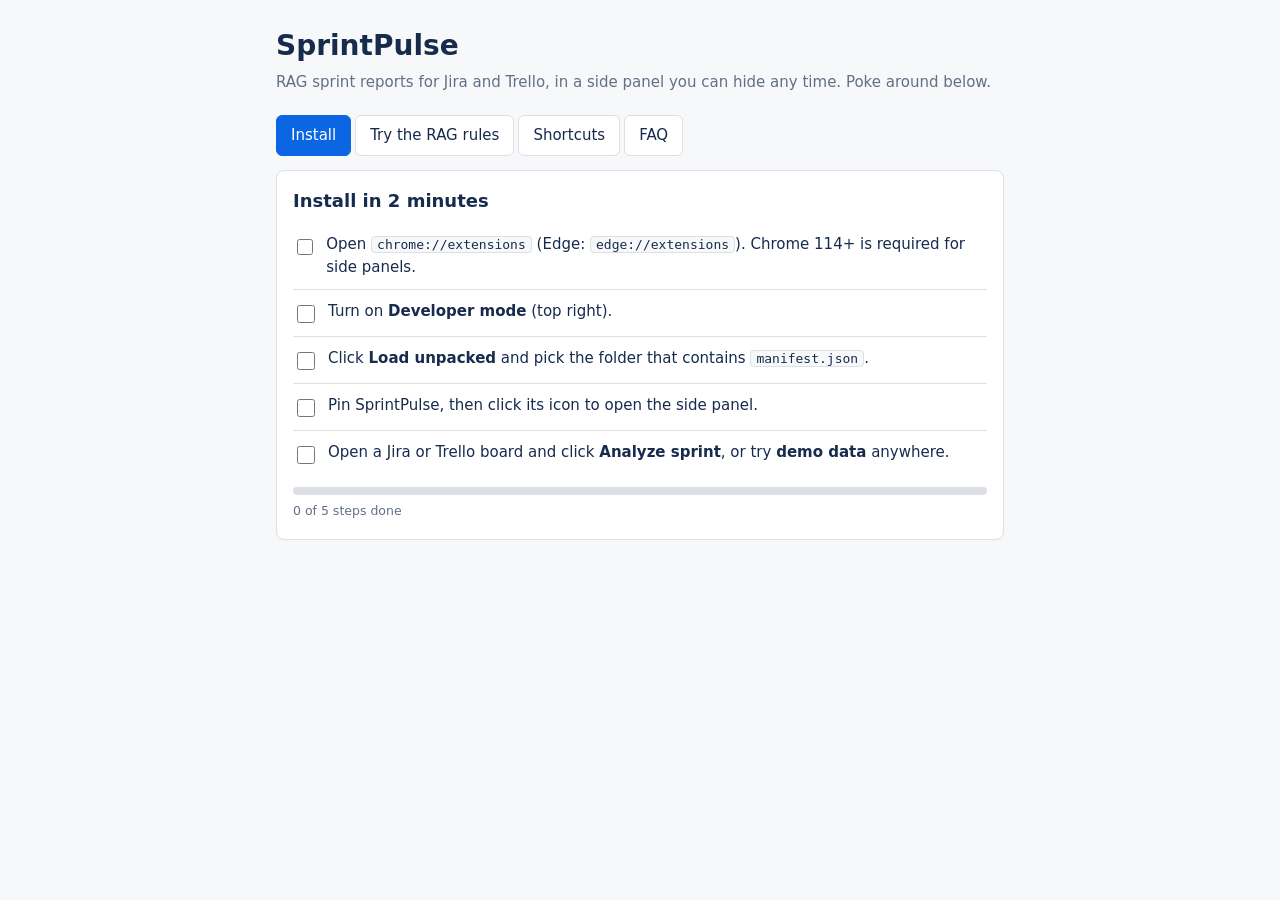
<file: docs/index.html>
<!doctype html>
<html lang="en">
<head>
<meta charset="utf-8">
<meta name="viewport" content="width=device-width, initial-scale=1">
<title>SprintPulse Interactive Guide</title>
<style>
  :root { --bg:#f7f8f9; --card:#fff; --text:#172b4d; --muted:#626f86; --line:#dcdfe4; --accent:#0c66e4;
    --g:#22a06b; --a:#f38a3f; --r:#e2483d; --gbg:#dcfff1; --abg:#fff3eb; --rbg:#ffeceb; }
  @media (prefers-color-scheme: dark) { :root { --bg:#1d2125; --card:#22272b; --text:#b6c2cf; --muted:#8c9bab; --line:#38414a; --accent:#579dff;
    --gbg:#164b35; --abg:#5f3811; --rbg:#5d1f1a; } }
  * { box-sizing: border-box; }
  body { margin:0; background:var(--bg); color:var(--text); font:15px/1.55 system-ui,-apple-system,"Segoe UI",sans-serif; }
  .wrap { max-width:760px; margin:0 auto; padding:24px 16px 48px; }
  h1 { margin:0 0 4px; font-size:28px; } h2 { margin:0 0 8px; font-size:18px; }
  .lead { color:var(--muted); margin:0 0 20px; }
  .tabs { display:flex; gap:4px; flex-wrap:wrap; margin-bottom:14px; }
  .tabs button { padding:8px 14px; border:1px solid var(--line); border-radius:6px; background:var(--card); color:var(--text); font:inherit; cursor:pointer; }
  .tabs button[aria-selected=true] { background:var(--accent); border-color:var(--accent); color:#fff; }
  .card { background:var(--card); border:1px solid var(--line); border-radius:8px; padding:16px; }
  [hidden] { display:none !important; }
  .step { display:flex; gap:10px; align-items:flex-start; padding:10px 0; border-top:1px solid var(--line); }
  .step:first-of-type { border-top:0; }
  .step input { margin-top:5px; width:18px; height:18px; accent-color:var(--accent); }
  .step input:checked + div { opacity:.55; text-decoration:line-through; }
  code, kbd { background:var(--bg); border:1px solid var(--line); border-radius:4px; padding:0 5px; font:13px ui-monospace,Consolas,monospace; }
  .bar { height:8px; background:var(--line); border-radius:99px; overflow:hidden; margin:10px 0 4px; }
  .bar i { display:block; height:100%; width:0; background:var(--accent); transition:width .3s; }
  .ctl { display:grid; grid-template-columns:150px 1fr 90px; gap:10px; align-items:center; margin:10px 0; }
  .ctl input { width:100%; accent-color:var(--accent); }
  .ctl output { text-align:right; font-variant-numeric:tabular-nums; }
  .rag { display:inline-block; min-width:64px; text-align:center; padding:2px 8px; border-radius:4px; font-weight:700; font-size:12px; }
  .green { background:var(--gbg); color:var(--g); } .amber { background:var(--abg); color:var(--a); } .red { background:var(--rbg); color:var(--r); }
  .overall { margin-top:14px; padding:12px; border-radius:8px; font-weight:600; }
  details { border-top:1px solid var(--line); padding:10px 0; } details:first-of-type { border-top:0; }
  summary { cursor:pointer; font-weight:600; }
  table { width:100%; border-collapse:collapse; } td { padding:6px 4px; border-top:1px solid var(--line); } tr:first-child td { border-top:0; }
  @media (max-width:520px) { .ctl { grid-template-columns:1fr 1fr; } .ctl input { grid-column:1/-1; order:3; } }
</style>
</head>
<body>
<div class="wrap">
  <h1>SprintPulse</h1>
  <p class="lead">RAG sprint reports for Jira and Trello, in a side panel you can hide any time. Poke around below.</p>

  <div class="tabs" role="tablist">
    <button role="tab" aria-selected="true" data-t="install">Install</button>
    <button role="tab" aria-selected="false" data-t="rag">Try the RAG rules</button>
    <button role="tab" aria-selected="false" data-t="keys">Shortcuts</button>
    <button role="tab" aria-selected="false" data-t="faq">FAQ</button>
  </div>

  <section id="install" class="card">
    <h2>Install in 2 minutes</h2>
    <label class="step"><input type="checkbox"><div>Open <code>chrome://extensions</code> (Edge: <code>edge://extensions</code>). Chrome 114+ is required for side panels.</div></label>
    <label class="step"><input type="checkbox"><div>Turn on <b>Developer mode</b> (top right).</div></label>
    <label class="step"><input type="checkbox"><div>Click <b>Load unpacked</b> and pick the folder that contains <code>manifest.json</code>.</div></label>
    <label class="step"><input type="checkbox"><div>Pin SprintPulse, then click its icon to open the side panel.</div></label>
    <label class="step"><input type="checkbox"><div>Open a Jira or Trello board and click <b>Analyze sprint</b>, or try <b>demo data</b> anywhere.</div></label>
    <div class="bar"><i id="prog"></i></div><small id="progText" style="color:var(--muted)">0 of 5 steps done</small>
  </section>

  <section id="rag" class="card" hidden>
    <h2>RAG calculator (default thresholds)</h2>
    <div class="ctl"><label for="gap">Schedule gap</label><input id="gap" type="range" min="0" max="50" value="8"><output id="gapO"></output></div>
    <div class="ctl"><label for="blk">Blocked items</label><input id="blk" type="range" min="0" max="6" value="1"><output id="blkO"></output></div>
    <div class="ctl"><label for="age">Oldest blocker</label><input id="age" type="range" min="0" max="10" value="1"><output id="ageO"></output></div>
    <div class="ctl"><label for="scp">Scope added</label><input id="scp" type="range" min="0" max="30" value="4"><output id="scpO"></output></div>
    <div class="ctl"><label for="ovd">Overdue items</label><input id="ovd" type="range" min="0" max="6" value="0"><output id="ovdO"></output></div>
    <table>
      <tr><td>Schedule</td><td id="rS"></td></tr><tr><td>Blockers</td><td id="rB"></td></tr>
      <tr><td>Scope</td><td id="rC"></td></tr><tr><td>Overdue</td><td id="rO"></td></tr>
    </table>
    <div id="overall" class="overall"></div>
    <p style="color:var(--muted);font-size:13px">Schedule gap = time used % minus work done %. Overall status is the worst of the four areas.</p>
  </section>

  <section id="keys" class="card" hidden>
    <h2>Keyboard shortcuts (inside the panel)</h2>
    <table>
      <tr><td><kbd>1</kbd> <kbd>2</kbd> <kbd>3</kbd></td><td>Switch Overview / Items / Report</td></tr>
      <tr><td><kbd>C</kbd></td><td>Copy the current report</td></tr>
      <tr><td><kbd>D</kbd></td><td>Load demo data</td></tr>
      <tr><td><kbd>R</kbd></td><td>Run again</td></tr>
      <tr><td><kbd>/</kbd></td><td>Search items</td></tr>
      <tr><td><kbd>T</kbd></td><td>Cycle theme (System, Light, Dark)</td></tr>
      <tr><td><kbd>Esc</kbd></td><td>Hide the panel</td></tr>
    </table>
  </section>

  <section id="faq" class="card" hidden>
    <h2>FAQ</h2>
    <details><summary>How do I hide the side panel?</summary><p>Click the hide button in the panel header, press <kbd>Esc</kbd>, or use the browser's own close (X) button on the panel. Click the toolbar icon to bring it back.</p></details>
    <details><summary>Does it follow me between tabs?</summary><p>Yes. The panel re-detects the active tab: switch to a different Jira or Trello board and it resets to that board. Switching to a non-board tab keeps your last result on screen only if it came from demo data.</p></details>
    <details><summary>Where does my data go?</summary><p>Nowhere. Requests are read-only GETs run inside your own board tab, and results are stored only in your browser.</p></details>
    <details><summary>Which permissions does it need?</summary><p><code>sidePanel</code>, <code>scripting</code>, <code>storage</code>, plus access to <code>*.atlassian.net</code> and <code>trello.com</code> so it can follow tab changes without you re-clicking the icon.</p></details>
    <details><summary>Jira Server / Data Center?</summary><p>Not supported yet. Jira Cloud Scrum boards with an active sprint only.</p></details>
  </section>
</div>
<script>
(function () {
  var $ = function (id) { return document.getElementById(id); };
  document.querySelectorAll('.tabs button').forEach(function (b) {
    b.addEventListener('click', function () {
      document.querySelectorAll('.tabs button').forEach(function (x) { x.setAttribute('aria-selected', x === b); });
      ['install','rag','keys','faq'].forEach(function (t) { $(t).hidden = t !== b.dataset.t; });
    });
  });
  var boxes = document.querySelectorAll('.step input');
  function prog() {
    var n = document.querySelectorAll('.step input:checked').length;
    $('prog').style.width = (n / boxes.length * 100) + '%';
    $('progText').textContent = n + ' of ' + boxes.length + ' steps done' + (n === boxes.length ? ' - you are set!' : '');
  }
  boxes.forEach(function (b) { b.addEventListener('change', prog); });

  function pill(r, t) { return '<span class="rag ' + r + '">' + r.toUpperCase() + '</span> ' + t; }
  function calc() {
    var gap = +$('gap').value, blk = +$('blk').value, age = +$('age').value, scp = +$('scp').value, ovd = +$('ovd').value;
    $('gapO').textContent = gap + ' pts'; $('blkO').textContent = blk; $('ageO').textContent = age + ' d';
    $('scpO').textContent = scp + '%'; $('ovdO').textContent = ovd;
    var s = gap <= 5 ? 'green' : gap <= 15 ? 'amber' : 'red';
    var b = blk === 0 ? 'green' : (blk >= 3 || age > 2) ? 'red' : 'amber';
    var c = scp === 0 ? 'green' : scp <= 10 ? 'amber' : 'red';
    var o = ovd === 0 ? 'green' : ovd <= 2 ? 'amber' : 'red';
    $('rS').innerHTML = pill(s, gap + ' pts behind'); $('rB').innerHTML = pill(b, blk + ' blocked');
    $('rC').innerHTML = pill(c, scp + '% added'); $('rO').innerHTML = pill(o, ovd + ' overdue');
    var rank = { green: 0, amber: 1, red: 2 }, all = [s, b, c, o];
    var worst = all.reduce(function (m, x) { return rank[x] > rank[m] ? x : m; }, 'green');
    $('overall').className = 'overall ' + worst;
    $('overall').textContent = 'Overall ' + worst.toUpperCase();
  }
  document.querySelectorAll('#rag input').forEach(function (i) { i.addEventListener('input', calc); });
  calc();
})();
</script>
</body>
</html>
</file>
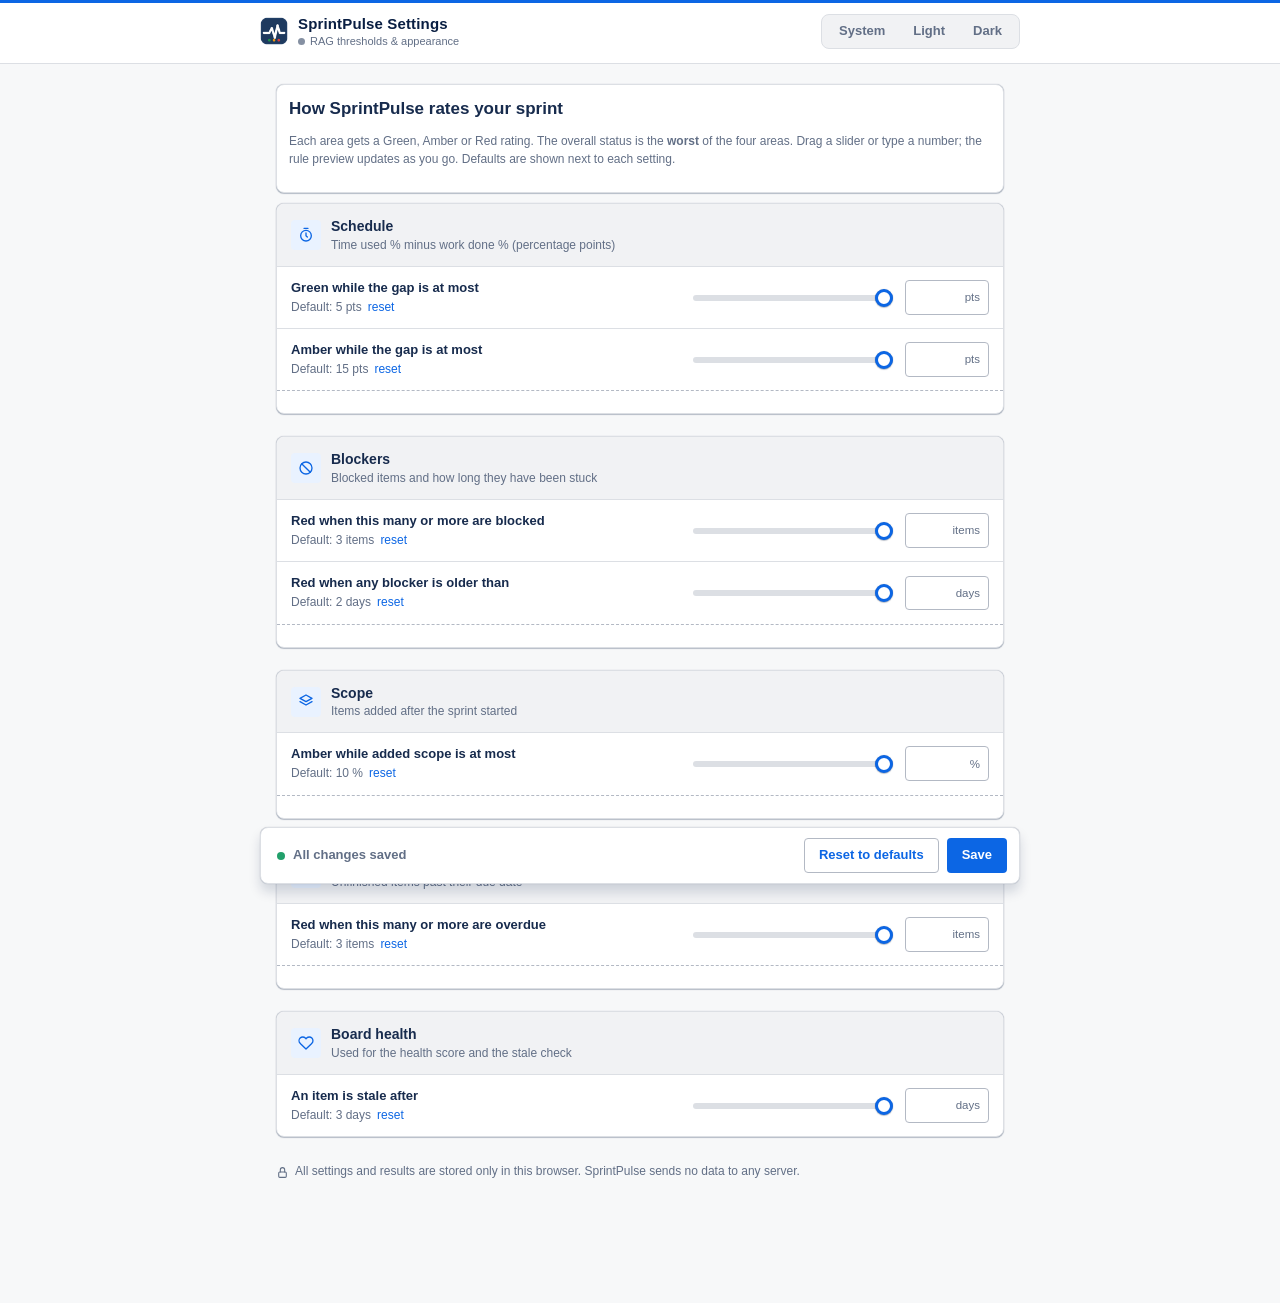
<file: options.html>
<!doctype html>
<html lang="en">
<head>
  <meta charset="utf-8">
  <title>SprintPulse Settings</title>
  <link rel="stylesheet" href="sidepanel.css">
  <link rel="stylesheet" href="options.css">
  <script src="theme.js"></script>
</head>
<body class="options">
  <header class="top">
    <div class="brand">
      <img src="icons/icon48.png" alt="" width="28" height="28">
      <div class="brand-text">
        <span class="brand-name">SprintPulse Settings</span>
        <span class="badge"><span class="dot"></span><span>RAG thresholds &amp; appearance</span></span>
      </div>
    </div>
    <div class="theme-switch segmented" role="radiogroup" aria-label="Theme">
      <button class="seg" data-theme-opt="system" role="radio" type="button">System</button>
      <button class="seg" data-theme-opt="light" role="radio" type="button">Light</button>
      <button class="seg" data-theme-opt="dark" role="radio" type="button">Dark</button>
    </div>
  </header>

  <main>
    <section class="card intro-card">
      <h1>How SprintPulse rates your sprint</h1>
      <p class="muted">Each area gets a Green, Amber or Red rating. The overall status is the <strong>worst</strong> of the four areas.
        Drag a slider or type a number; the rule preview updates as you go. Defaults are shown next to each setting.</p>
    </section>

    <div id="groups" class="groups"></div>

    <p class="muted privacy"><svg viewBox="0 0 24 24" aria-hidden="true"><rect x="5" y="11" width="14" height="10" rx="2"/><path d="M8 11V7a4 4 0 0 1 8 0v4"/></svg>
      All settings and results are stored only in this browser. SprintPulse sends no data to any server.</p>
  </main>

  <div id="saveBar" class="save-bar">
    <span id="saveMsg" class="save-msg">All changes saved</span>
    <div class="actions">
      <button id="resetBtn" class="btn ghost" type="button">Reset to defaults</button>
      <button id="discardBtn" class="btn ghost" type="button">Discard</button>
      <button id="saveBtn" class="btn primary" type="button" title="Ctrl+S">Save</button>
    </div>
  </div>

  <div id="toast" class="toast" role="status" aria-live="polite"></div>

  <script src="lib/engine.js"></script>
  <script src="options.js"></script>
</body>
</html>
</file>
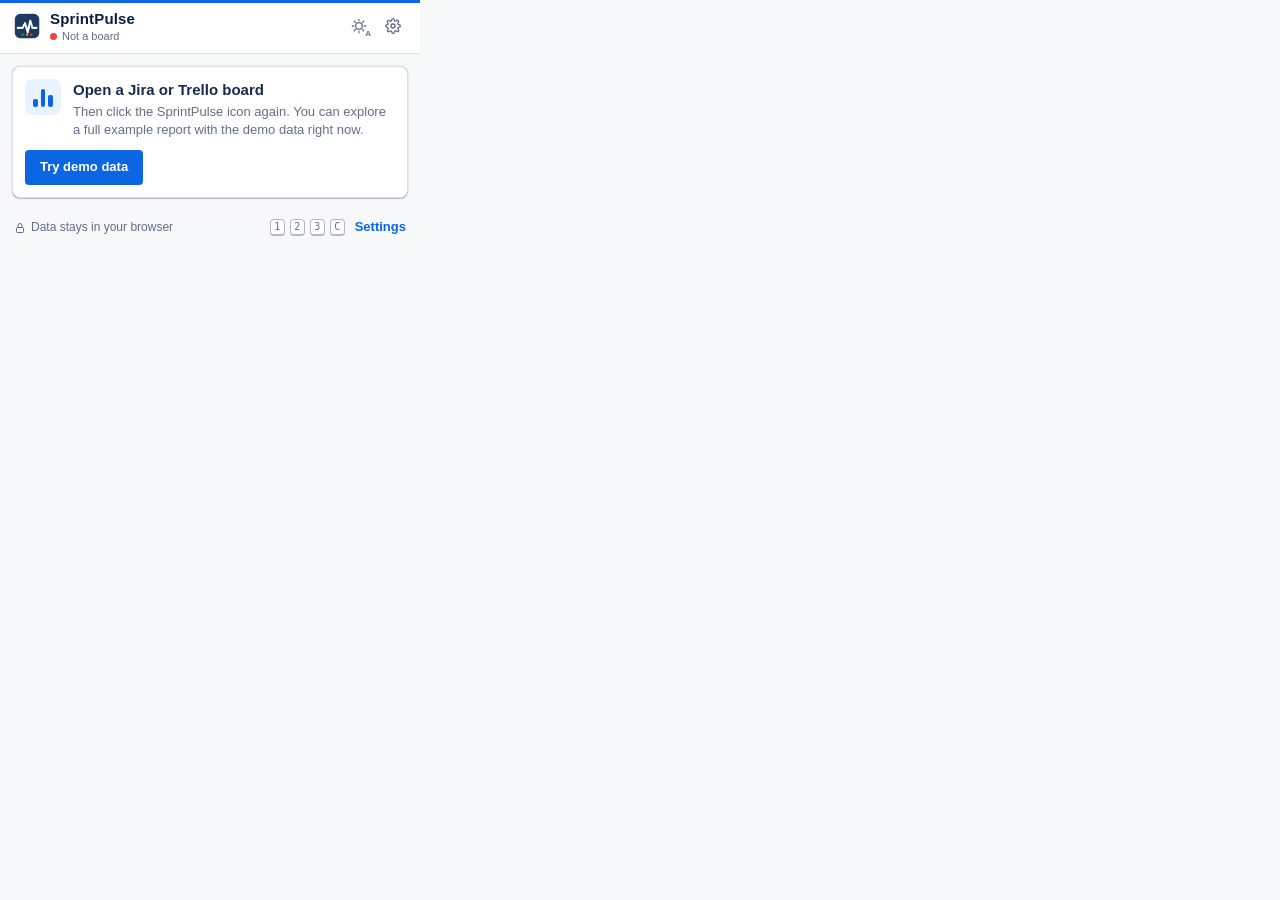
<file: popup.html>
<!doctype html>
<html lang="en">
<head>
  <meta charset="utf-8">
  <title>SprintPulse</title>
  <link rel="stylesheet" href="popup.css">
  <script src="theme.js"></script>
</head>
<body>
  <header class="top">
    <div class="brand">
      <img src="icons/icon48.png" alt="" width="26" height="26">
      <div class="brand-text">
        <span class="brand-name">SprintPulse</span>
        <span id="sourceBadge" class="badge"><span class="dot"></span><span id="sourceText">Checking page…</span></span>
      </div>
    </div>
    <div class="top-actions">
      <button id="themeBtn" class="icon-btn" type="button" title="Switch theme (T)" aria-label="Switch theme">
        <svg viewBox="0 0 24 24" aria-hidden="true"><path class="i-sun" d="M12 4V2m0 20v-2m8-8h2M2 12h2m13.66-5.66 1.41-1.41M4.93 19.07l1.41-1.41m0-11.32L4.93 4.93m14.14 14.14-1.41-1.41M12 17a5 5 0 1 0 0-10 5 5 0 0 0 0 10Z"/><path class="i-moon" d="M21 12.8A9 9 0 1 1 11.2 3a7 7 0 0 0 9.8 9.8Z"/></svg>
      </button>
      <button id="settingsBtn" class="icon-btn" type="button" title="Settings" aria-label="Open settings">
        <svg viewBox="0 0 24 24" aria-hidden="true"><path d="M12 15a3 3 0 1 0 0-6 3 3 0 0 0 0 6Z"/><path d="M19.4 15a1.7 1.7 0 0 0 .3 1.8l.1.1a2 2 0 1 1-2.8 2.8l-.1-.1a1.7 1.7 0 0 0-1.8-.3 1.7 1.7 0 0 0-1 1.5V21a2 2 0 1 1-4 0v-.1a1.7 1.7 0 0 0-1.1-1.5 1.7 1.7 0 0 0-1.8.3l-.1.1a2 2 0 1 1-2.8-2.8l.1-.1a1.7 1.7 0 0 0 .3-1.8 1.7 1.7 0 0 0-1.5-1H3a2 2 0 1 1 0-4h.1a1.7 1.7 0 0 0 1.5-1.1 1.7 1.7 0 0 0-.3-1.8l-.1-.1a2 2 0 1 1 2.8-2.8l.1.1a1.7 1.7 0 0 0 1.8.3H9a1.7 1.7 0 0 0 1-1.5V3a2 2 0 1 1 4 0v.1a1.7 1.7 0 0 0 1 1.5 1.7 1.7 0 0 0 1.8-.3l.1-.1a2 2 0 1 1 2.8 2.8l-.1.1a1.7 1.7 0 0 0-.3 1.8V9a1.7 1.7 0 0 0 1.5 1H21a2 2 0 1 1 0 4h-.1a1.7 1.7 0 0 0-1.5 1Z"/></svg>
      </button>
    </div>
  </header>

  <main>
    <!-- Start screen -->
    <section id="intro" class="card intro">
      <div class="intro-head">
        <div class="pulse-mark" aria-hidden="true"><span></span><span></span><span></span></div>
        <div>
          <h2 id="introTitle" class="intro-title">Ready when you are</h2>
          <p id="introText" class="intro-text"></p>
        </div>
      </div>

      <div id="trelloDates" class="dates" hidden>
        <label class="field">Sprint name <span class="opt">optional</span>
          <input id="sprintName" type="text" placeholder="Sprint 1" maxlength="60">
        </label>
        <div class="row">
          <label class="field">Start <input id="startDate" type="date"></label>
          <label class="field">End <input id="endDate" type="date"></label>
        </div>
        <div class="presets" role="group" aria-label="Sprint length presets">
          <span class="muted">Length:</span>
          <button type="button" class="chip" data-weeks="1">1 week</button>
          <button type="button" class="chip" data-weeks="2">2 weeks</button>
          <button type="button" class="chip" data-weeks="3">3 weeks</button>
        </div>
      </div>

      <div class="actions">
        <button id="analyzeBtn" class="btn primary" type="button">
          <svg viewBox="0 0 24 24" aria-hidden="true"><path d="M3 12h4l3-8 4 16 3-8h4"/></svg>
          <span>Analyze sprint</span>
        </button>
        <button id="demoBtn" class="btn ghost" type="button" title="Shortcut: D">Try demo data</button>
      </div>
    </section>

    <!-- Loading skeleton -->
    <section id="skeleton" class="skeleton" hidden aria-hidden="true">
      <div class="sk sk-hero"></div>
      <div class="sk-row"><div class="sk sk-chip"></div><div class="sk sk-chip"></div><div class="sk sk-chip"></div><div class="sk sk-chip"></div></div>
      <div class="sk-grid"><div class="sk sk-card"></div><div class="sk sk-card"></div><div class="sk sk-card"></div><div class="sk sk-card"></div></div>
    </section>

    <div id="status" class="status" role="status" aria-live="polite" hidden></div>

    <!-- Results -->
    <section id="results" hidden>
      <div id="hero" class="card hero">
        <div class="ring-wrap" title="Work done vs time used">
          <svg class="ring" viewBox="0 0 120 120" aria-hidden="true">
            <circle class="ring-track" cx="60" cy="60" r="50"/>
            <circle id="ringTime" class="ring-time" cx="60" cy="60" r="50"/>
            <circle id="ringDone" class="ring-done" cx="60" cy="60" r="50"/>
          </svg>
          <div class="ring-center">
            <strong id="ringPct">0%</strong>
            <span>done</span>
          </div>
        </div>
        <div class="hero-text">
          <div class="hero-top">
            <span id="overallBadge" class="rag big">-</span>
            <button id="rerunBtn" class="icon-btn small" type="button" title="Run again (R)" aria-label="Run again">
              <svg viewBox="0 0 24 24" aria-hidden="true"><path d="M21 12a9 9 0 1 1-2.6-6.4M21 4v5h-5"/></svg>
            </button>
          </div>
          <div id="sprintTitle" class="sprint-title"></div>
          <div id="sprintDates" class="muted"></div>
          <div class="legend">
            <span><i class="lg-done"></i>Done <b id="lgDone"></b></span>
            <span><i class="lg-time"></i>Time used <b id="lgTime"></b></span>
          </div>
        </div>
      </div>

      <p id="overallReason" class="reason"></p>

      <nav class="tabs" role="tablist" aria-label="Sections">
        <button class="tab active" role="tab" data-tab="overview" aria-selected="true" type="button">Overview</button>
        <button class="tab" role="tab" data-tab="items" aria-selected="false" type="button">Items <span id="itemsCount" class="count"></span></button>
        <button class="tab" role="tab" data-tab="report" aria-selected="false" type="button">Report</button>
        <span class="tab-ink" aria-hidden="true"></span>
      </nav>

      <!-- Overview -->
      <div id="pane-overview" class="pane" role="tabpanel">
        <div id="statusBar" class="stack-bar" aria-label="Item status breakdown"></div>
        <div id="statChips" class="stat-chips"></div>

        <div id="areas" class="areas"></div>

        <div class="card health">
          <div class="health-head">
            <div class="gauge" id="healthGauge"><span id="healthScore">-</span></div>
            <div>
              <div class="h-title">Board health</div>
              <div id="healthCount" class="muted"></div>
            </div>
            <button id="healthToggle" class="btn tiny ghost" type="button" aria-expanded="false">Show</button>
          </div>
          <div id="healthBody" class="collapse">
            <div class="collapse-inner">
              <div id="healthFilters" class="filter-row"></div>
              <ul id="healthList" class="item-list"></ul>
            </div>
          </div>
        </div>

        <div class="card trend" id="trendCard">
          <div class="trend-head">
            <span class="h-title">Recent checks</span>
            <span id="previous" class="muted"></span>
          </div>
          <div id="trend" class="trend-dots"></div>
        </div>
      </div>

      <!-- Items -->
      <div id="pane-items" class="pane" role="tabpanel" hidden>
        <div class="search">
          <svg viewBox="0 0 24 24" aria-hidden="true"><circle cx="11" cy="11" r="7"/><path d="m20 20-3.5-3.5"/></svg>
          <input id="search" type="search" placeholder="Search by key, title or person  ( / )" aria-label="Search items">
        </div>
        <div id="itemFilters" class="filter-row"></div>
        <ul id="itemList" class="item-list tall"></ul>
      </div>

      <!-- Report -->
      <div id="pane-report" class="pane" role="tabpanel" hidden>
        <div class="segmented" role="radiogroup" aria-label="Report type">
          <button id="segExec" class="seg active" role="radio" aria-checked="true" type="button">Executive</button>
          <button id="segTeam" class="seg" role="radio" aria-checked="false" type="button">Team</button>
        </div>
        <pre id="reportText" class="report" tabindex="0" aria-label="Report text"></pre>
        <div class="actions spread">
          <span id="reportMeta" class="muted"></span>
          <div class="actions">
            <button id="downloadBtn" class="btn ghost" type="button" title="Save as .txt">
              <svg viewBox="0 0 24 24" aria-hidden="true"><path d="M12 3v12m0 0-4-4m4 4 4-4M4 21h16"/></svg>
              <span>Save</span>
            </button>
            <button id="copyBtn" class="btn primary" type="button" title="Shortcut: C">
              <svg viewBox="0 0 24 24" aria-hidden="true"><rect x="9" y="9" width="11" height="11" rx="2"/><path d="M5 15V5a2 2 0 0 1 2-2h8"/></svg>
              <span>Copy report</span>
            </button>
          </div>
        </div>
      </div>
    </section>
  </main>

  <footer>
    <span class="muted"><svg viewBox="0 0 24 24" aria-hidden="true"><rect x="5" y="11" width="14" height="10" rx="2"/><path d="M8 11V7a4 4 0 0 1 8 0v4"/></svg>Data stays in your browser</span>
    <span class="foot-right">
      <span class="muted kbd-hint" title="Keyboard shortcuts: 1/2/3 switch tabs, C copy, D demo, R run again, T theme, / search"><kbd>1</kbd><kbd>2</kbd><kbd>3</kbd> <kbd>C</kbd></span>
      <a href="#" id="settingsLink">Settings</a>
    </span>
  </footer>

  <div id="toast" class="toast" role="status" aria-live="polite"></div>
  <div id="tooltip" class="tooltip" hidden></div>

  <script src="lib/engine.js"></script>
  <script src="lib/normalize.js"></script>
  <script src="lib/fetchers.js"></script>
  <script src="lib/report.js"></script>
  <script src="lib/sample.js"></script>
  <script src="popup.js"></script>
</body>
</html>
</file>
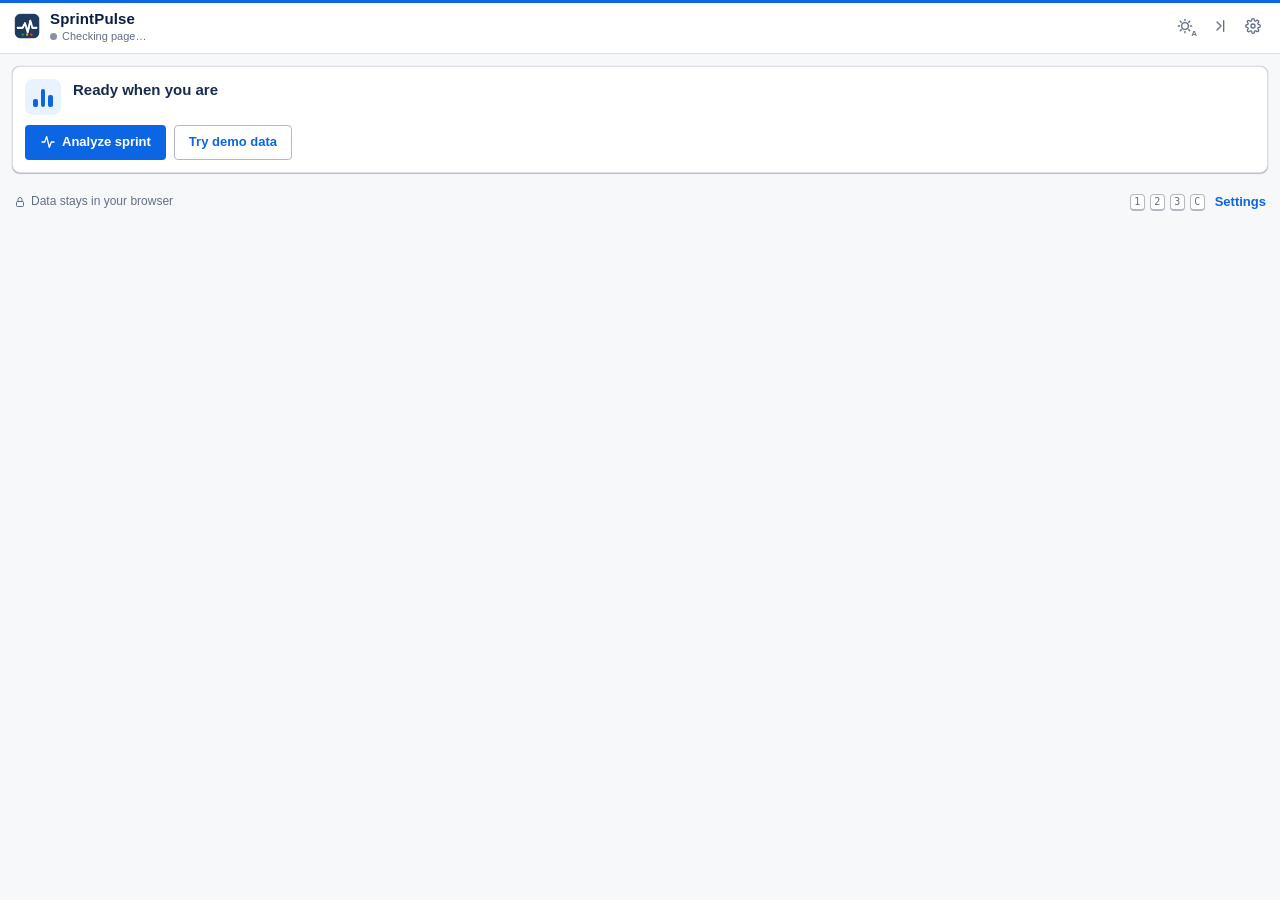
<file: sidepanel.html>
<!doctype html>
<html lang="en">
<head>
  <meta charset="utf-8">
  <title>SprintPulse</title>
  <link rel="stylesheet" href="sidepanel.css">
  <script src="theme.js"></script>
</head>
<body>
  <header class="top">
    <div class="brand">
      <img src="icons/icon48.png" alt="" width="26" height="26">
      <div class="brand-text">
        <span class="brand-name">SprintPulse</span>
        <span id="sourceBadge" class="badge"><span class="dot"></span><span id="sourceText">Checking page…</span></span>
      </div>
    </div>
    <div class="top-actions">
      <button id="themeBtn" class="icon-btn" type="button" title="Switch theme (T)" aria-label="Switch theme">
        <svg viewBox="0 0 24 24" aria-hidden="true"><path class="i-sun" d="M12 4V2m0 20v-2m8-8h2M2 12h2m13.66-5.66 1.41-1.41M4.93 19.07l1.41-1.41m0-11.32L4.93 4.93m14.14 14.14-1.41-1.41M12 17a5 5 0 1 0 0-10 5 5 0 0 0 0 10Z"/><path class="i-moon" d="M21 12.8A9 9 0 1 1 11.2 3a7 7 0 0 0 9.8 9.8Z"/></svg>
      </button>
      <button id="hideBtn" class="icon-btn" type="button" title="Hide panel (Esc)" aria-label="Hide panel">
        <svg viewBox="0 0 24 24" aria-hidden="true"><path d="m9 6 6 6-6 6M19 4v16"/></svg>
      </button>
      <button id="settingsBtn" class="icon-btn" type="button" title="Settings" aria-label="Open settings">
        <svg viewBox="0 0 24 24" aria-hidden="true"><path d="M12 15a3 3 0 1 0 0-6 3 3 0 0 0 0 6Z"/><path d="M19.4 15a1.7 1.7 0 0 0 .3 1.8l.1.1a2 2 0 1 1-2.8 2.8l-.1-.1a1.7 1.7 0 0 0-1.8-.3 1.7 1.7 0 0 0-1 1.5V21a2 2 0 1 1-4 0v-.1a1.7 1.7 0 0 0-1.1-1.5 1.7 1.7 0 0 0-1.8.3l-.1.1a2 2 0 1 1-2.8-2.8l.1-.1a1.7 1.7 0 0 0 .3-1.8 1.7 1.7 0 0 0-1.5-1H3a2 2 0 1 1 0-4h.1a1.7 1.7 0 0 0 1.5-1.1 1.7 1.7 0 0 0-.3-1.8l-.1-.1a2 2 0 1 1 2.8-2.8l.1.1a1.7 1.7 0 0 0 1.8.3H9a1.7 1.7 0 0 0 1-1.5V3a2 2 0 1 1 4 0v.1a1.7 1.7 0 0 0 1 1.5 1.7 1.7 0 0 0 1.8-.3l.1-.1a2 2 0 1 1 2.8 2.8l-.1.1a1.7 1.7 0 0 0-.3 1.8V9a1.7 1.7 0 0 0 1.5 1H21a2 2 0 1 1 0 4h-.1a1.7 1.7 0 0 0-1.5 1Z"/></svg>
      </button>
    </div>
  </header>

  <main>
    <!-- Start screen -->
    <section id="intro" class="card intro">
      <div class="intro-head">
        <div class="pulse-mark" aria-hidden="true"><span></span><span></span><span></span></div>
        <div>
          <h2 id="introTitle" class="intro-title">Ready when you are</h2>
          <p id="introText" class="intro-text"></p>
        </div>
      </div>

      <div id="trelloDates" class="dates" hidden>
        <label class="field">Sprint name <span class="opt">optional</span>
          <input id="sprintName" type="text" placeholder="Sprint 1" maxlength="60">
        </label>
        <div class="row">
          <label class="field">Start <input id="startDate" type="date"></label>
          <label class="field">End <input id="endDate" type="date"></label>
        </div>
        <div class="presets" role="group" aria-label="Sprint length presets">
          <span class="muted">Length:</span>
          <button type="button" class="chip" data-weeks="1">1 week</button>
          <button type="button" class="chip" data-weeks="2">2 weeks</button>
          <button type="button" class="chip" data-weeks="3">3 weeks</button>
        </div>
      </div>

      <div class="actions">
        <button id="analyzeBtn" class="btn primary" type="button">
          <svg viewBox="0 0 24 24" aria-hidden="true"><path d="M3 12h4l3-8 4 16 3-8h4"/></svg>
          <span>Analyze sprint</span>
        </button>
        <button id="demoBtn" class="btn ghost" type="button" title="Shortcut: D">Try demo data</button>
      </div>
    </section>

    <!-- Loading skeleton -->
    <section id="skeleton" class="skeleton" hidden aria-hidden="true">
      <div class="sk sk-hero"></div>
      <div class="sk-row"><div class="sk sk-chip"></div><div class="sk sk-chip"></div><div class="sk sk-chip"></div><div class="sk sk-chip"></div></div>
      <div class="sk-grid"><div class="sk sk-card"></div><div class="sk sk-card"></div><div class="sk sk-card"></div><div class="sk sk-card"></div></div>
    </section>

    <div id="status" class="status" role="status" aria-live="polite" hidden></div>

    <!-- Results -->
    <section id="results" hidden>
      <div id="hero" class="card hero">
        <div class="ring-wrap" title="Work done vs time used">
          <svg class="ring" viewBox="0 0 120 120" aria-hidden="true">
            <circle class="ring-track" cx="60" cy="60" r="50"/>
            <circle id="ringTime" class="ring-time" cx="60" cy="60" r="50"/>
            <circle id="ringDone" class="ring-done" cx="60" cy="60" r="50"/>
          </svg>
          <div class="ring-center">
            <strong id="ringPct">0%</strong>
            <span>done</span>
          </div>
        </div>
        <div class="hero-text">
          <div class="hero-top">
            <span id="overallBadge" class="rag big">-</span>
            <button id="rerunBtn" class="icon-btn small" type="button" title="Run again (R)" aria-label="Run again">
              <svg viewBox="0 0 24 24" aria-hidden="true"><path d="M21 12a9 9 0 1 1-2.6-6.4M21 4v5h-5"/></svg>
            </button>
          </div>
          <div id="sprintTitle" class="sprint-title"></div>
          <div id="sprintDates" class="muted"></div>
          <div class="legend">
            <span><i class="lg-done"></i>Done <b id="lgDone"></b></span>
            <span><i class="lg-time"></i>Time used <b id="lgTime"></b></span>
          </div>
        </div>
      </div>

      <p id="overallReason" class="reason"></p>

      <nav class="tabs" role="tablist" aria-label="Sections">
        <button class="tab active" role="tab" data-tab="overview" aria-selected="true" type="button">Overview</button>
        <button class="tab" role="tab" data-tab="items" aria-selected="false" type="button">Items <span id="itemsCount" class="count"></span></button>
        <button class="tab" role="tab" data-tab="report" aria-selected="false" type="button">Report</button>
        <span class="tab-ink" aria-hidden="true"></span>
      </nav>

      <!-- Overview -->
      <div id="pane-overview" class="pane" role="tabpanel">
        <div id="statusBar" class="stack-bar" aria-label="Item status breakdown"></div>
        <div id="statChips" class="stat-chips"></div>

        <div id="areas" class="areas"></div>

        <div class="card health">
          <div class="health-head">
            <div class="gauge" id="healthGauge"><span id="healthScore">-</span></div>
            <div>
              <div class="h-title">Board health</div>
              <div id="healthCount" class="muted"></div>
            </div>
            <button id="healthToggle" class="btn tiny ghost" type="button" aria-expanded="false">Show</button>
          </div>
          <div id="healthBody" class="collapse">
            <div class="collapse-inner">
              <div id="healthFilters" class="filter-row"></div>
              <ul id="healthList" class="item-list"></ul>
            </div>
          </div>
        </div>

        <div class="card trend" id="trendCard">
          <div class="trend-head">
            <span class="h-title">Recent checks</span>
            <span id="previous" class="muted"></span>
          </div>
          <div id="trend" class="trend-dots"></div>
        </div>
      </div>

      <!-- Items -->
      <div id="pane-items" class="pane" role="tabpanel" hidden>
        <div class="search">
          <svg viewBox="0 0 24 24" aria-hidden="true"><circle cx="11" cy="11" r="7"/><path d="m20 20-3.5-3.5"/></svg>
          <input id="search" type="search" placeholder="Search by key, title or person  ( / )" aria-label="Search items">
        </div>
        <div id="itemFilters" class="filter-row"></div>
        <ul id="itemList" class="item-list tall"></ul>
      </div>

      <!-- Report -->
      <div id="pane-report" class="pane" role="tabpanel" hidden>
        <div class="segmented" role="radiogroup" aria-label="Report type">
          <button id="segExec" class="seg active" role="radio" aria-checked="true" type="button">Executive</button>
          <button id="segTeam" class="seg" role="radio" aria-checked="false" type="button">Team</button>
        </div>
        <pre id="reportText" class="report" tabindex="0" aria-label="Report text"></pre>
        <div class="actions spread">
          <span id="reportMeta" class="muted"></span>
          <div class="actions">
            <button id="downloadBtn" class="btn ghost" type="button" title="Save as .txt">
              <svg viewBox="0 0 24 24" aria-hidden="true"><path d="M12 3v12m0 0-4-4m4 4 4-4M4 21h16"/></svg>
              <span>Save</span>
            </button>
            <button id="copyBtn" class="btn primary" type="button" title="Shortcut: C">
              <svg viewBox="0 0 24 24" aria-hidden="true"><rect x="9" y="9" width="11" height="11" rx="2"/><path d="M5 15V5a2 2 0 0 1 2-2h8"/></svg>
              <span>Copy report</span>
            </button>
          </div>
        </div>
      </div>
    </section>
  </main>

  <footer>
    <span class="muted"><svg viewBox="0 0 24 24" aria-hidden="true"><rect x="5" y="11" width="14" height="10" rx="2"/><path d="M8 11V7a4 4 0 0 1 8 0v4"/></svg>Data stays in your browser</span>
    <span class="foot-right">
      <span class="muted kbd-hint" title="Keyboard shortcuts: 1/2/3 switch tabs, C copy, D demo, R run again, T theme, / search"><kbd>1</kbd><kbd>2</kbd><kbd>3</kbd> <kbd>C</kbd></span>
      <a href="#" id="settingsLink">Settings</a>
    </span>
  </footer>

  <div id="toast" class="toast" role="status" aria-live="polite"></div>
  <div id="tooltip" class="tooltip" hidden></div>

  <script src="lib/engine.js"></script>
  <script src="lib/normalize.js"></script>
  <script src="lib/fetchers.js"></script>
  <script src="lib/report.js"></script>
  <script src="lib/sample.js"></script>
  <script src="sidepanel.js"></script>
</body>
</html>
</file>
<file: sidepanel.css>
/* SprintPulse UI. Colours follow the Atlassian (Jira) design-system palette so the panel
   sits naturally next to Jira; the accent switches to Trello blue on Trello boards. */
@property --p { syntax: "<number>"; inherits: false; initial-value: 0; }
:root {
  color-scheme: light;
  --bg: #f7f8f9;
  --bg-grad: none;
  --card: #ffffff;
  --card-2: #f1f2f4;
  --text: #172b4d;
  --text-strong: #091e42;
  --muted: #626f86;
  --line: #dcdfe4;
  --line-2: #b3b9c4;
  --accent: #0c66e4;
  --accent-hover: #0055cc;
  --accent-soft: #e9f2ff;
  --on-accent: #ffffff;
  --green: #216e4e;  --green-bg: #dcfff1;  --green-solid: #22a06b;
  --amber: #a54800;  --amber-bg: #fff3eb;  --amber-solid: #f38a3f;
  --red: #ae2e24;    --red-bg: #ffeceb;    --red-solid: #e2483d;
  --blue-solid: #1d7afc;
  --grey-solid: #8590a2;
  --shadow: 0 1px 1px #091e4240, 0 0 1px #091e424f;
  --shadow-lg: 0 8px 12px #091e4226, 0 0 1px #091e424f;
  --radius: 8px;
  --radius-sm: 4px;
  --ease: cubic-bezier(.2, .8, .2, 1);
}
/* Trello boards: Trello blue accent */
:root[data-source="trello"] { --accent: #0079bf; --accent-hover: #026aa7; --accent-soft: #e4f0f6; }

@media (prefers-color-scheme: dark) {
  :root:not([data-theme="light"]) {
    color-scheme: dark;
    --bg: #1d2125;
    --bg-grad: none;
    --card: #22272b;
    --card-2: #2c333a;
    --text: #b6c2cf;
    --text-strong: #dee4ea;
    --muted: #8c9bab;
    --line: #38414a;
    --line-2: #454f59;
    --accent: #579dff;
    --accent-hover: #85b8ff;
    --accent-soft: #1c2b41;
    --on-accent: #1d2125;
    --green: #7ee2b8;  --green-bg: #164b35;  --green-solid: #2abb7f;
    --amber: #fec195;  --amber-bg: #5f3811;  --amber-solid: #f38a3f;
    --red: #fd9891;    --red-bg: #5d1f1a;    --red-solid: #e2483d;
    --blue-solid: #388bff;
    --grey-solid: #738496;
    --shadow: 0 0 0 1px #bcd6f00a, 0 1px 1px #03040442, 0 0 1px #03040480;
    --shadow-lg: 0 8px 12px #0304045c, 0 0 1px #03040480;
  }
  :root[data-source="trello"]:not([data-theme="light"]) { --accent: #579dff; --accent-hover: #85b8ff; --accent-soft: #092957; }
}
:root[data-theme="dark"] {
  color-scheme: dark;
  --bg: #1d2125;
  --bg-grad: none;
  --card: #22272b;
  --card-2: #2c333a;
  --text: #b6c2cf;
  --text-strong: #dee4ea;
  --muted: #8c9bab;
  --line: #38414a;
  --line-2: #454f59;
  --accent: #579dff;
  --accent-hover: #85b8ff;
  --accent-soft: #1c2b41;
  --on-accent: #1d2125;
  --green: #7ee2b8;  --green-bg: #164b35;  --green-solid: #2abb7f;
  --amber: #fec195;  --amber-bg: #5f3811;  --amber-solid: #f38a3f;
  --red: #fd9891;  --red-bg: #5d1f1a;  --red-solid: #e2483d;
  --blue-solid: #388bff;
  --grey-solid: #738496;
  --shadow: 0 0 0 1px #bcd6f00a, 0 1px 1px #03040442, 0 0 1px #03040480;
  --shadow-lg: 0 8px 12px #0304045c, 0 0 1px #03040480;
}
:root[data-theme="dark"][data-source="trello"] { --accent: #579dff; --accent-hover: #85b8ff; --accent-soft: #092957; }

* { box-sizing: border-box; }
[hidden] { display: none !important; }

html, body { background: var(--bg); }
body {
  width: 100%;
  min-width: 300px;
  min-height: 100vh;
  margin: 0;
  font: 13px/1.45 -apple-system, BlinkMacSystemFont, "Segoe UI", Roboto, Oxygen, Ubuntu, "Fira Sans", "Helvetica Neue", sans-serif;
  color: var(--text);
  background: var(--bg-grad), var(--bg);
  -webkit-font-smoothing: antialiased;
}

svg { width: 16px; height: 16px; fill: none; stroke: currentColor; stroke-width: 2; stroke-linecap: round; stroke-linejoin: round; flex: none; }

/* ---------- header ---------- */
.top {
  position: sticky; top: 0; z-index: 5;
  display: flex; align-items: center; justify-content: space-between;
  padding: 10px 12px 10px 14px;
  background: var(--card);
  color: var(--text-strong);
  border-bottom: 1px solid var(--line);
  box-shadow: inset 0 3px 0 var(--accent);
}
.brand { display: flex; align-items: center; gap: 10px; }
.brand img { border-radius: 6px; }
.brand-text { display: flex; flex-direction: column; line-height: 1.15; }
.brand-name { font-weight: 700; font-size: 15px; letter-spacing: .01em; }
.badge { display: inline-flex; align-items: center; gap: 5px; margin-top: 3px; font-size: 11px; color: var(--muted); }
.badge .dot { width: 7px; height: 7px; border-radius: 50%; background: var(--grey-solid); }
.badge.jira .dot { background: #1868db; box-shadow: 0 0 0 3px #1868db33; }
.badge.trello .dot { background: #0079bf; box-shadow: 0 0 0 3px #0079bf33; }
.badge.demo .dot { background: #8f7ee7; box-shadow: 0 0 0 3px #8f7ee733; }
.badge.none .dot { background: var(--red-solid); }

.top-actions { display: flex; gap: 4px; }
.icon-btn {
  display: grid; place-items: center;
  width: 30px; height: 30px; padding: 0;
  border-radius: 8px; border: 0;
  background: transparent; color: var(--muted); cursor: pointer;
  transition: background .15s, transform .15s var(--ease);
}
.icon-btn:hover { background: var(--card-2); color: var(--accent); }
.icon-btn:active { transform: scale(.92); }
.icon-btn.small { width: 26px; height: 26px; background: var(--card-2); color: var(--muted); border: 1px solid var(--line); }
.icon-btn.small:hover { color: var(--accent); border-color: var(--accent); background: var(--accent-soft); }
.icon-btn.small.spin svg { animation: spin .7s linear; }
.i-moon { display: none; }
[data-scheme="dark"] .i-sun { display: none; }
[data-scheme="dark"] .i-moon { display: inline; }
[data-theme-mode="system"] #themeBtn { position: relative; }
[data-theme-mode="system"] #themeBtn::after { content: "A"; position: absolute; right: 3px; bottom: 2px; font-size: 8px; font-weight: 800; }

main { padding: 12px 12px 4px; }

/* ---------- cards & basics ---------- */
.card {
  background: var(--card);
  border: 1px solid var(--line);
  border-radius: var(--radius);
  padding: 12px;
  margin-bottom: 10px;
  box-shadow: var(--shadow);
}
.muted { color: var(--muted); font-size: 12px; }
.h-title { font-weight: 700; }
a { color: var(--accent); }

/* ---------- intro ---------- */
.intro { animation: rise .35s var(--ease) both; }
.intro-head { display: flex; gap: 12px; align-items: flex-start; margin-bottom: 10px; }
.intro-title { margin: 0 0 2px; font-size: 15px; }
.intro-text { margin: 0; color: var(--muted); }
.pulse-mark { flex: none; display: flex; align-items: end; gap: 3px; width: 36px; height: 36px; padding: 8px; border-radius: var(--radius); background: var(--accent-soft); }
.pulse-mark span { flex: 1; border-radius: 2px; background: var(--accent); animation: bars 1.2s ease-in-out infinite; }
.pulse-mark span:nth-child(1) { height: 40%; }
.pulse-mark span:nth-child(2) { height: 90%; animation-delay: .15s; }
.pulse-mark span:nth-child(3) { height: 60%; animation-delay: .3s; }

.dates { margin-bottom: 10px; padding: 10px; border-radius: 10px; background: var(--card-2); border: 1px solid var(--line); }
.row { display: flex; gap: 8px; }
.row .field { flex: 1; }
.field { display: block; font-size: 12px; font-weight: 600; color: var(--muted); margin-bottom: 8px; }
.field .opt { font-weight: 400; opacity: .8; }
.field input {
  display: block; width: 100%; margin-top: 3px; padding: 7px 9px;
  border: 1px solid var(--line-2); border-radius: var(--radius-sm);
  font: inherit; font-weight: 400; color: var(--text); background: var(--card);
  transition: border-color .15s, box-shadow .15s;
}
.field input:focus { outline: none; border-color: var(--accent); box-shadow: 0 0 0 3px var(--accent-soft); }
.field input.invalid { border-color: var(--red-solid); box-shadow: 0 0 0 3px var(--red-bg); }
.presets { display: flex; align-items: center; gap: 6px; flex-wrap: wrap; }

/* ---------- buttons ---------- */
.actions { display: flex; align-items: center; gap: 8px; }
.actions.spread { justify-content: space-between; }
button { font: inherit; cursor: pointer; }
.btn {
  position: relative; overflow: hidden;
  display: inline-flex; align-items: center; justify-content: center; gap: 6px;
  padding: 7px 14px; border-radius: var(--radius-sm); border: 1px solid transparent;
  font-weight: 600;
  transition: background .15s, border-color .15s, color .15s, transform .12s var(--ease), box-shadow .15s;
}
.btn:active:not(:disabled) { transform: scale(.97); }
.btn:disabled { opacity: .6; cursor: progress; }
.btn.primary { background: var(--accent); color: var(--on-accent); }
.btn.primary:hover:not(:disabled) { background: var(--accent-hover); }
.btn.ghost { background: var(--card); color: var(--accent); border-color: var(--line-2); }
.btn.ghost:hover:not(:disabled) { border-color: var(--accent); background: var(--accent-soft); }
.btn.tiny { padding: 4px 10px; font-size: 12px; border-radius: 7px; margin-left: auto; }
.btn.success { background: var(--green-solid) !important; color: #fff !important; }
.btn .spinner { width: 14px; height: 14px; border-radius: 50%; border: 2px solid currentColor; border-right-color: transparent; animation: spin .7s linear infinite; }
.ripple { position: absolute; border-radius: 50%; background: currentColor; opacity: .25; transform: scale(0); animation: ripple .55s ease-out forwards; pointer-events: none; }

.chip {
  display: inline-flex; align-items: center; gap: 5px;
  padding: 3px 9px; border-radius: var(--radius-sm);
  border: 1px solid var(--line-2); background: var(--card); color: var(--text);
  font-size: 12px; transition: all .15s;
}
.chip:hover { border-color: var(--accent); color: var(--accent); }
.chip.active { background: var(--accent); border-color: var(--accent); color: #fff; }
.chip.active { color: var(--on-accent); }
.chip .n { font-weight: 700; opacity: .85; }
.chip .sw { width: 8px; height: 8px; border-radius: 50%; }

button:focus-visible, a:focus-visible, input:focus-visible, [tabindex]:focus-visible { outline: 2px solid var(--accent); outline-offset: 2px; }

/* ---------- status ---------- */
.status {
  display: flex; align-items: center; gap: 8px;
  padding: 9px 12px; border-radius: 10px; margin-bottom: 10px;
  background: var(--accent-soft); color: var(--accent);
  animation: rise .25s var(--ease) both;
}
.status.error { background: var(--red-bg); color: var(--red); }
.status.error::before { content: "!"; display: grid; place-items: center; flex: none; width: 18px; height: 18px; border-radius: 50%; background: var(--red-solid); color: #fff; font-weight: 800; font-size: 12px; }

/* ---------- skeleton ---------- */
.skeleton { animation: rise .2s both; }
.sk { border-radius: var(--radius); background: linear-gradient(90deg, var(--card) 25%, var(--card-2) 50%, var(--card) 75%); background-size: 200% 100%; animation: shimmer 1.2s linear infinite; border: 1px solid var(--line); }
.sk-hero { height: 128px; margin-bottom: 10px; }
.sk-row { display: flex; gap: 6px; margin-bottom: 10px; }
.sk-chip { height: 26px; flex: 1; border-radius: 999px; }
.sk-grid { display: grid; grid-template-columns: 1fr 1fr; gap: 8px; }
.sk-card { height: 84px; }

/* ---------- hero ---------- */
#results > * { animation: rise .4s var(--ease) both; }
#results > *:nth-child(2) { animation-delay: .05s; }
#results > *:nth-child(3) { animation-delay: .1s; }
#results > *:nth-child(4) { animation-delay: .15s; }

.hero { display: flex; gap: 14px; align-items: center; position: relative; overflow: hidden; }
.hero::before { content: ""; position: absolute; inset: 0 auto 0 0; width: 4px; background: var(--grey-solid); }
.hero.green::before { background: var(--green-solid); }
.hero.amber::before { background: var(--amber-solid); }
.hero.red::before { background: var(--red-solid); }

.ring-wrap { position: relative; width: 104px; height: 104px; flex: none; }
.ring { width: 104px; height: 104px; transform: rotate(-90deg); }
.ring circle { fill: none; stroke-width: 11; }
.ring-track { stroke: var(--card-2); }
.ring-time { stroke: var(--line-2); stroke-width: 4 !important; stroke-dasharray: 314.16; stroke-dashoffset: 314.16; transition: stroke-dashoffset 1s var(--ease); }
.ring-done { stroke: var(--accent); stroke-linecap: round; stroke-dasharray: 314.16; stroke-dashoffset: 314.16; transition: stroke-dashoffset 1.1s var(--ease) .1s, stroke .3s; }
.hero.green .ring-done { stroke: var(--green-solid); }
.hero.amber .ring-done { stroke: var(--amber-solid); }
.hero.red .ring-done { stroke: var(--red-solid); }
.ring-center { position: absolute; inset: 0; display: grid; place-content: center; text-align: center; line-height: 1.1; }
.ring-center strong { font-size: 22px; font-variant-numeric: tabular-nums; }
.ring-center span { font-size: 11px; color: var(--muted); }

.hero-text { min-width: 0; flex: 1; }
.hero-top { display: flex; align-items: center; justify-content: space-between; margin-bottom: 4px; }
.sprint-title { font-weight: 700; font-size: 14px; color: var(--text-strong); overflow-wrap: anywhere; }
.legend { display: flex; gap: 12px; margin-top: 6px; font-size: 11.5px; color: var(--muted); }
.legend span { display: inline-flex; align-items: center; gap: 5px; }
.legend i { width: 10px; height: 10px; border-radius: 3px; display: inline-block; }
.legend b { color: var(--text); font-variant-numeric: tabular-nums; }
.lg-done { background: var(--accent); }
.hero.green .lg-done { background: var(--green-solid); }
.hero.amber .lg-done { background: var(--amber-solid); }
.hero.red .lg-done { background: var(--red-solid); }
.lg-time { background: var(--line-2); }

.reason { margin: -2px 4px 10px; font-size: 12.5px; color: var(--muted); }
.reason strong { color: var(--text); }

/* ---------- RAG badges (always colour + text) ---------- */
.rag {
  display: inline-flex; align-items: center; gap: 5px;
  font-weight: 700; border-radius: 3px;
  padding: 1px 6px; font-size: 11px; letter-spacing: .02em;
}
.rag::before { content: ""; width: 7px; height: 7px; border-radius: 50%; background: currentColor; }
.rag.big { font-size: 13px; padding: 4px 10px 4px 9px; border-radius: var(--radius-sm); }
.rag.big::before { width: 9px; height: 9px; box-shadow: 0 0 0 0 currentColor; animation: beacon 2s ease-out infinite; }
.rag-green { background: var(--green-bg); color: var(--green); }
.rag-amber { background: var(--amber-bg); color: var(--amber); }
.rag-red { background: var(--red-bg); color: var(--red); }

/* ---------- tabs ---------- */
.tabs { position: relative; display: flex; gap: 2px; padding: 3px; margin-bottom: 10px; background: var(--card-2); border: 1px solid var(--line); border-radius: var(--radius); }
.tab { position: relative; z-index: 1; flex: 1; padding: 6px 8px; border: 0; border-radius: var(--radius-sm); background: transparent; color: var(--muted); font-weight: 600; transition: color .2s; }
.tab:hover { color: var(--text); }
.tab.active { color: var(--accent); }
.tab .count { display: inline-block; min-width: 18px; padding: 0 5px; margin-left: 2px; border-radius: 999px; background: var(--line); font-size: 10.5px; }
.tab-ink { position: absolute; z-index: 0; top: 3px; bottom: 3px; left: 3px; border-radius: var(--radius-sm); background: var(--card); box-shadow: var(--shadow); transition: transform .3s var(--ease), width .3s var(--ease); }
.pane { animation: fade .25s var(--ease) both; }

/* ---------- status stack bar ---------- */
.stack-bar { display: flex; height: 10px; border-radius: 999px; overflow: hidden; background: var(--card-2); margin: 2px 2px 8px; gap: 2px; }
.stack-bar .seg-bar { height: 100%; width: 0; transition: width .9s var(--ease), filter .15s; cursor: pointer; }
.stack-bar .seg-bar:hover { filter: brightness(1.12) saturate(1.1); }
.s-done { background: var(--green-solid); }
.s-inprogress { background: var(--blue-solid); }
.s-blocked { background: var(--red-solid); }
.s-todo { background: var(--grey-solid); }

.stat-chips { display: flex; gap: 6px; flex-wrap: wrap; margin-bottom: 10px; }

/* ---------- area cards ---------- */
.areas { display: grid; grid-template-columns: 1fr 1fr; gap: 8px; margin-bottom: 10px; }
.area { cursor: pointer;
  position: relative; text-align: left; color: inherit;
  background: var(--card); border: 1px solid var(--line); border-radius: var(--radius);
  padding: 10px 11px 9px; box-shadow: var(--shadow);
  transition: transform .18s var(--ease), box-shadow .18s, border-color .18s;
}
.area:hover { transform: translateY(-2px); box-shadow: var(--shadow-lg); }
.area.open { grid-column: 1 / -1; border-color: var(--line-2); transform: none; }
.area::after { content: ""; position: absolute; left: 11px; right: 11px; bottom: 0; height: 3px; border-radius: 3px 3px 0 0; }
.area.green::after { background: var(--green-solid); }
.area.amber::after { background: var(--amber-solid); }
.area.red::after { background: var(--red-solid); }
.area-head { display: flex; justify-content: space-between; align-items: center; gap: 6px; }
.area-name { display: inline-flex; align-items: center; gap: 6px; font-weight: 600; color: var(--muted); font-size: 12px; }
.area-name svg { width: 14px; height: 14px; }
.area-value { font-size: 20px; font-weight: 700; margin: 4px 0 2px; font-variant-numeric: tabular-nums; }
.area-reason { font-size: 11.5px; color: var(--muted); }
.area-more { display: block; margin-top: 6px; font-size: 11px; color: var(--accent); font-weight: 600; }
.area-detail { margin-top: 8px; padding-top: 8px; border-top: 1px dashed var(--line-2); }
.mini-bars { display: grid; gap: 6px; }
.mini-bar { display: grid; grid-template-columns: 70px 1fr 38px; align-items: center; gap: 8px; font-size: 11.5px; color: var(--muted); }
.mini-bar .track { height: 8px; border-radius: 999px; background: var(--card-2); overflow: hidden; }
.mini-bar .fill { height: 100%; width: 0; border-radius: 999px; transition: width .8s var(--ease); }
.mini-bar b { color: var(--text); text-align: right; font-variant-numeric: tabular-nums; }

/* ---------- health ---------- */
.health-head { display: flex; align-items: center; gap: 12px; }
.gauge {
  --p: 0; --c: var(--accent);
  position: relative; display: grid; place-items: center; flex: none;
  width: 46px; height: 46px; border-radius: 50%;
  background: conic-gradient(var(--c) calc(var(--p) * 1%), var(--card-2) 0);
  transition: --p 1s;
}
.gauge::before { content: ""; position: absolute; inset: 5px; border-radius: 50%; background: var(--card); }
.gauge span { position: relative; font-weight: 800; font-size: 13px; font-variant-numeric: tabular-nums; }
.collapse { display: grid; grid-template-rows: 0fr; transition: grid-template-rows .3s var(--ease); }
.collapse > * { overflow: hidden; }
.collapse.open { grid-template-rows: 1fr; }
.collapse-inner { min-height: 0; }

.filter-row { display: flex; gap: 6px; flex-wrap: wrap; margin: 10px 0 8px; }
.filter-row:empty { display: none; }

/* ---------- item lists ---------- */
.item-list { list-style: none; margin: 0; padding: 0; max-height: 190px; overflow: auto; }
.item-list.tall { max-height: calc(100vh - 330px); min-height: 160px; }
.item-list li {
  display: flex; align-items: flex-start; gap: 8px;
  padding: 7px 8px; border-radius: 8px;
  transition: background .12s;
  animation: fade .25s both;
}
.item-list li + li { border-top: 1px solid var(--line); }
.item-list li:hover { background: var(--card-2); }
.item-list .st { flex: none; margin-top: 5px; width: 8px; height: 8px; border-radius: 50%; }
.item-list .body { min-width: 0; flex: 1; }
.item-list .ttl { display: block; color: var(--text); text-decoration: none; overflow-wrap: anywhere; }
.item-list a.ttl:hover { color: var(--accent); text-decoration: underline; }
.item-list .key { font-weight: 700; color: var(--muted); margin-right: 4px; font-size: 11.5px; }
.item-list .meta { display: flex; flex-wrap: wrap; gap: 4px; margin-top: 3px; }
.tag { display: inline-flex; align-items: center; padding: 0 6px; border-radius: 3px; font-size: 10.5px; line-height: 17px; background: var(--card-2); color: var(--muted); border: 1px solid var(--line); }
.tag.warn { background: var(--amber-bg); color: var(--amber); border-color: transparent; }
.tag.bad { background: var(--red-bg); color: var(--red); border-color: transparent; }
.tag.person::before { content: ""; width: 6px; height: 6px; border-radius: 50%; background: currentColor; opacity: .5; margin-right: 4px; }
.empty { padding: 18px 8px; text-align: center; color: var(--muted); }
.empty b { display: block; font-size: 18px; margin-bottom: 2px; }
mark { background: var(--amber-bg); color: inherit; border-radius: 2px; padding: 0 1px; }

.search { position: relative; margin-bottom: 4px; }
.search svg { position: absolute; left: 10px; top: 50%; transform: translateY(-50%); color: var(--muted); }
.search input { width: 100%; padding: 8px 10px 8px 32px; border: 1px solid var(--line-2); border-radius: var(--radius-sm); font: inherit; color: var(--text); background: var(--card); }
.search input:focus { outline: none; border-color: var(--accent); box-shadow: 0 0 0 3px var(--accent-soft); }

/* ---------- trend ---------- */
.trend-head { display: flex; justify-content: space-between; align-items: baseline; gap: 8px; margin-bottom: 8px; }
.trend-dots { display: flex; align-items: flex-end; gap: 5px; height: 46px; }
.trend-dots .tb { flex: 1; min-width: 0; border-radius: 4px 4px 2px 2px; background: var(--grey-solid); min-height: 4px; height: 0; transition: height .7s var(--ease), opacity .15s; cursor: default; opacity: .85; }
.trend-dots .tb:hover { opacity: 1; }
.trend-dots .tb.green { background: var(--green-solid); }
.trend-dots .tb.amber { background: var(--amber-solid); }
.trend-dots .tb.red { background: var(--red-solid); }
.trend-dots .tb.now { outline: 2px solid var(--text); outline-offset: 1px; }

/* ---------- report ---------- */
.segmented { display: inline-flex; padding: 3px; margin-bottom: 8px; border-radius: var(--radius); background: var(--card-2); border: 1px solid var(--line); }
.seg { padding: 4px 14px; border: 0; border-radius: var(--radius-sm); background: transparent; color: var(--muted); font-weight: 600; transition: all .15s; }
.seg.active { background: var(--card); color: var(--accent); box-shadow: var(--shadow); }
.report {
  margin: 0 0 10px; padding: 10px 12px; max-height: calc(100vh - 330px); min-height: 160px; overflow: auto;
  white-space: pre-wrap; word-break: break-word;
  font: 11.5px/1.55 ui-monospace, Consolas, "Cascadia Mono", "Courier New", monospace;
  color: var(--text); background: var(--card); border: 1px solid var(--line); border-radius: 10px;
  box-shadow: inset 0 1px 2px rgba(0, 0, 0, .03);
}
.report .r-red { color: var(--red); font-weight: 700; }
.report .r-amber { color: var(--amber); font-weight: 700; }
.report .r-green { color: var(--green); font-weight: 700; }
.report .r-head { font-weight: 700; }

/* ---------- footer ---------- */
footer { display: flex; justify-content: space-between; align-items: center; padding: 6px 14px 12px; }
footer .muted { display: inline-flex; align-items: center; gap: 5px; }
footer svg { width: 12px; height: 12px; }
.foot-right { display: inline-flex; align-items: center; gap: 10px; }
footer a { font-weight: 600; text-decoration: none; }
footer a:hover { text-decoration: underline; }
kbd { display: inline-block; min-width: 15px; padding: 0 3px; border-radius: 4px; border: 1px solid var(--line-2); border-bottom-width: 2px; background: var(--card); font: 10px/14px ui-monospace, Consolas, monospace; text-align: center; color: var(--muted); }

/* ---------- toast & tooltip ---------- */
.toast {
  position: fixed; left: 50%; bottom: 14px; z-index: 20;
  display: inline-flex; align-items: center; gap: 6px;
  padding: 8px 14px; border-radius: 999px;
  background: #172b4d; color: #fff; font-weight: 600; font-size: 12.5px;
  box-shadow: var(--shadow-lg);
  transform: translate(-50%, 20px); opacity: 0; pointer-events: none;
  transition: transform .3s var(--ease), opacity .3s;
}
[data-scheme="dark"] .toast { background: #dee4ea; color: #1d2125; }
.toast.show { transform: translate(-50%, 0); opacity: 1; }
.toast::before { content: "✓"; display: grid; place-items: center; width: 16px; height: 16px; border-radius: 50%; background: var(--green-solid); color: #fff; font-size: 10px; }
.toast.err::before { content: "!"; background: var(--red-solid); }

.tooltip {
  position: fixed; z-index: 30; pointer-events: none;
  padding: 5px 9px; border-radius: 7px; max-width: 240px;
  background: #172b4d; color: #fff; font-size: 11.5px; box-shadow: var(--shadow-lg);
}
[data-scheme="dark"] .tooltip { background: #dee4ea; color: #1d2125; }

/* ---------- animations ---------- */
@keyframes rise { from { opacity: 0; transform: translateY(6px); } to { opacity: 1; transform: none; } }
@keyframes fade { from { opacity: 0; } to { opacity: 1; } }
@keyframes spin { to { transform: rotate(360deg); } }
@keyframes shimmer { to { background-position: -200% 0; } }
@keyframes ripple { to { transform: scale(2.6); opacity: 0; } }
@keyframes bars { 0%, 100% { transform: scaleY(.55); } 50% { transform: scaleY(1); } }
@keyframes beacon { 0% { box-shadow: 0 0 0 0 currentColor; } 70%, 100% { box-shadow: 0 0 0 6px transparent; } }
.bars-anim span { transform-origin: bottom; }
.pulse-mark span { transform-origin: bottom; }

::-webkit-scrollbar { width: 8px; height: 8px; }
::-webkit-scrollbar-thumb { background: var(--line-2); border-radius: 8px; border: 2px solid transparent; background-clip: padding-box; }
::-webkit-scrollbar-track { background: transparent; }

@media (prefers-reduced-motion: reduce) {
  *, *::before, *::after { animation-duration: .001ms !important; animation-iteration-count: 1 !important; transition-duration: .001ms !important; }
}
</file>
<file: options.css>
/* Settings page — builds on sidepanel.css tokens. */
body.options { width: auto; min-height: 100vh; padding-bottom: 90px; }
.options .top { padding: 14px max(16px, calc((100vw - 760px) / 2)); }
.options main { max-width: 760px; margin: 0 auto; padding: 20px 16px; }
.options h1 { font-size: 17px; margin: 0 0 4px; }

.theme-switch { margin: 0; }

.groups { display: grid; gap: 12px; }
.group { padding: 0; overflow: hidden; animation: rise .35s var(--ease) both; }
.group:nth-child(2) { animation-delay: .04s; }
.group:nth-child(3) { animation-delay: .08s; }
.group:nth-child(4) { animation-delay: .12s; }
.group:nth-child(5) { animation-delay: .16s; }
.group-head { display: flex; align-items: center; gap: 10px; padding: 12px 14px; border-bottom: 1px solid var(--line); background: var(--card-2); }
.group-head .gi { display: grid; place-items: center; width: 30px; height: 30px; border-radius: var(--radius-sm); background: var(--accent-soft); color: var(--accent); }
.group-head h2 { margin: 0; font-size: 14px; }
.group-head p { margin: 0; }

.setting { display: grid; grid-template-columns: 1fr 200px 84px; align-items: center; gap: 14px; padding: 12px 14px; }
.setting + .setting { border-top: 1px solid var(--line); }
.setting label { font-weight: 600; }
.setting .def { display: block; font-weight: 400; color: var(--muted); font-size: 12px; margin-top: 1px; }
.setting .def button { padding: 0; border: 0; background: none; color: var(--accent); font-size: 12px; margin-left: 6px; }
.setting .def button:hover { text-decoration: underline; }
.setting label { position: relative; }
.setting.changed label::after { content: ""; position: absolute; left: -10px; top: 7px; width: 6px; height: 6px; border-radius: 50%; background: var(--amber-solid); }

.num { display: flex; align-items: center; border: 1px solid var(--line-2); border-radius: var(--radius-sm); background: var(--card); overflow: hidden; }
.num:focus-within { border-color: var(--accent); box-shadow: 0 0 0 3px var(--accent-soft); }
.num input { width: 100%; min-width: 0; padding: 7px 8px; border: 0; background: transparent; color: var(--text); font: inherit; font-weight: 700; text-align: center; -moz-appearance: textfield; }
.num input::-webkit-inner-spin-button { -webkit-appearance: none; }
.num input:focus { outline: none; }
.num .unit { padding-right: 8px; color: var(--muted); font-size: 11.5px; }

input[type="range"] { -webkit-appearance: none; appearance: none; width: 100%; height: 6px; border-radius: 999px; background: linear-gradient(90deg, var(--accent) var(--fill, 0%), var(--line) var(--fill, 0%)); cursor: pointer; }
input[type="range"]::-webkit-slider-thumb { -webkit-appearance: none; width: 18px; height: 18px; border-radius: 50%; background: var(--card); border: 3px solid var(--accent); box-shadow: var(--shadow); transition: transform .15s var(--ease); }
input[type="range"]:hover::-webkit-slider-thumb, input[type="range"]:focus::-webkit-slider-thumb { transform: scale(1.15); }
input[type="range"]:focus { outline: none; }
input[type="range"]:focus-visible::-webkit-slider-thumb { box-shadow: 0 0 0 4px var(--accent-soft); }

.preview { display: flex; flex-wrap: wrap; gap: 6px; padding: 10px 14px 12px; border-top: 1px dashed var(--line-2); }
.preview .rule { display: inline-flex; align-items: center; gap: 6px; font-size: 12px; color: var(--muted); }

.privacy { display: flex; align-items: center; gap: 6px; margin-top: 16px; }
.privacy svg { width: 13px; height: 13px; }

.save-bar {
  position: fixed; left: 50%; bottom: 16px; z-index: 10;
  display: flex; align-items: center; justify-content: space-between; gap: 16px;
  width: min(760px, calc(100vw - 32px)); padding: 10px 12px 10px 16px;
  border-radius: var(--radius); background: var(--card); border: 1px solid var(--line);
  box-shadow: var(--shadow-lg);
  transform: translateX(-50%);
  transition: border-color .2s, box-shadow .2s;
}
.save-bar.dirty { border-color: var(--amber-solid); }
.save-msg { display: inline-flex; align-items: center; gap: 8px; font-weight: 600; color: var(--muted); }
.save-msg::before { content: ""; width: 8px; height: 8px; border-radius: 50%; background: var(--green-solid); }
.save-bar.dirty .save-msg { color: var(--text); }
.save-bar.dirty .save-msg::before { background: var(--amber-solid); animation: beacon 1.6s ease-out infinite; color: var(--amber-solid); }
.save-bar:not(.dirty) #discardBtn { display: none; }

@media (max-width: 620px) {
  .setting { grid-template-columns: 1fr 84px; }
  .setting input[type="range"] { grid-column: 1 / -1; grid-row: 2; }
  .save-bar { flex-direction: column; align-items: stretch; }
}
</file>
<file: popup.css>
/* SprintPulse UI. Colours follow the Atlassian (Jira) design-system palette so the popup
   sits naturally next to Jira; the accent switches to Trello blue on Trello boards. */
@property --p { syntax: "<number>"; inherits: false; initial-value: 0; }
:root {
  color-scheme: light;
  --bg: #f7f8f9;
  --bg-grad: none;
  --card: #ffffff;
  --card-2: #f1f2f4;
  --text: #172b4d;
  --text-strong: #091e42;
  --muted: #626f86;
  --line: #dcdfe4;
  --line-2: #b3b9c4;
  --accent: #0c66e4;
  --accent-hover: #0055cc;
  --accent-soft: #e9f2ff;
  --on-accent: #ffffff;
  --green: #216e4e;  --green-bg: #dcfff1;  --green-solid: #22a06b;
  --amber: #a54800;  --amber-bg: #fff3eb;  --amber-solid: #f38a3f;
  --red: #ae2e24;    --red-bg: #ffeceb;    --red-solid: #e2483d;
  --blue-solid: #1d7afc;
  --grey-solid: #8590a2;
  --shadow: 0 1px 1px #091e4240, 0 0 1px #091e424f;
  --shadow-lg: 0 8px 12px #091e4226, 0 0 1px #091e424f;
  --radius: 8px;
  --radius-sm: 4px;
  --ease: cubic-bezier(.2, .8, .2, 1);
}
/* Trello boards: Trello blue accent */
:root[data-source="trello"] { --accent: #0079bf; --accent-hover: #026aa7; --accent-soft: #e4f0f6; }

@media (prefers-color-scheme: dark) {
  :root:not([data-theme="light"]) {
    color-scheme: dark;
    --bg: #1d2125;
    --bg-grad: none;
    --card: #22272b;
    --card-2: #2c333a;
    --text: #b6c2cf;
    --text-strong: #dee4ea;
    --muted: #8c9bab;
    --line: #38414a;
    --line-2: #454f59;
    --accent: #579dff;
    --accent-hover: #85b8ff;
    --accent-soft: #1c2b41;
    --on-accent: #1d2125;
    --green: #7ee2b8;  --green-bg: #164b35;  --green-solid: #2abb7f;
    --amber: #fec195;  --amber-bg: #5f3811;  --amber-solid: #f38a3f;
    --red: #fd9891;    --red-bg: #5d1f1a;    --red-solid: #e2483d;
    --blue-solid: #388bff;
    --grey-solid: #738496;
    --shadow: 0 0 0 1px #bcd6f00a, 0 1px 1px #03040442, 0 0 1px #03040480;
    --shadow-lg: 0 8px 12px #0304045c, 0 0 1px #03040480;
  }
  :root[data-source="trello"]:not([data-theme="light"]) { --accent: #579dff; --accent-hover: #85b8ff; --accent-soft: #092957; }
}
:root[data-theme="dark"] {
  color-scheme: dark;
  --bg: #1d2125;
  --bg-grad: none;
  --card: #22272b;
  --card-2: #2c333a;
  --text: #b6c2cf;
  --text-strong: #dee4ea;
  --muted: #8c9bab;
  --line: #38414a;
  --line-2: #454f59;
  --accent: #579dff;
  --accent-hover: #85b8ff;
  --accent-soft: #1c2b41;
  --on-accent: #1d2125;
  --green: #7ee2b8;  --green-bg: #164b35;  --green-solid: #2abb7f;
  --amber: #fec195;  --amber-bg: #5f3811;  --amber-solid: #f38a3f;
  --red: #fd9891;  --red-bg: #5d1f1a;  --red-solid: #e2483d;
  --blue-solid: #388bff;
  --grey-solid: #738496;
  --shadow: 0 0 0 1px #bcd6f00a, 0 1px 1px #03040442, 0 0 1px #03040480;
  --shadow-lg: 0 8px 12px #0304045c, 0 0 1px #03040480;
}
:root[data-theme="dark"][data-source="trello"] { --accent: #579dff; --accent-hover: #85b8ff; --accent-soft: #092957; }

* { box-sizing: border-box; }
[hidden] { display: none !important; }

html, body { background: var(--bg); }
body {
  width: 420px;
  min-height: 300px;
  margin: 0;
  font: 13px/1.45 -apple-system, BlinkMacSystemFont, "Segoe UI", Roboto, Oxygen, Ubuntu, "Fira Sans", "Helvetica Neue", sans-serif;
  color: var(--text);
  background: var(--bg-grad), var(--bg);
  -webkit-font-smoothing: antialiased;
}

svg { width: 16px; height: 16px; fill: none; stroke: currentColor; stroke-width: 2; stroke-linecap: round; stroke-linejoin: round; flex: none; }

/* ---------- header ---------- */
.top {
  position: sticky; top: 0; z-index: 5;
  display: flex; align-items: center; justify-content: space-between;
  padding: 10px 12px 10px 14px;
  background: var(--card);
  color: var(--text-strong);
  border-bottom: 1px solid var(--line);
  box-shadow: inset 0 3px 0 var(--accent);
}
.brand { display: flex; align-items: center; gap: 10px; }
.brand img { border-radius: 6px; }
.brand-text { display: flex; flex-direction: column; line-height: 1.15; }
.brand-name { font-weight: 700; font-size: 15px; letter-spacing: .01em; }
.badge { display: inline-flex; align-items: center; gap: 5px; margin-top: 3px; font-size: 11px; color: var(--muted); }
.badge .dot { width: 7px; height: 7px; border-radius: 50%; background: var(--grey-solid); }
.badge.jira .dot { background: #1868db; box-shadow: 0 0 0 3px #1868db33; }
.badge.trello .dot { background: #0079bf; box-shadow: 0 0 0 3px #0079bf33; }
.badge.demo .dot { background: #8f7ee7; box-shadow: 0 0 0 3px #8f7ee733; }
.badge.none .dot { background: var(--red-solid); }

.top-actions { display: flex; gap: 4px; }
.icon-btn {
  display: grid; place-items: center;
  width: 30px; height: 30px; padding: 0;
  border-radius: 8px; border: 0;
  background: transparent; color: var(--muted); cursor: pointer;
  transition: background .15s, transform .15s var(--ease);
}
.icon-btn:hover { background: var(--card-2); color: var(--accent); }
.icon-btn:active { transform: scale(.92); }
.icon-btn.small { width: 26px; height: 26px; background: var(--card-2); color: var(--muted); border: 1px solid var(--line); }
.icon-btn.small:hover { color: var(--accent); border-color: var(--accent); background: var(--accent-soft); }
.icon-btn.small.spin svg { animation: spin .7s linear; }
.i-moon { display: none; }
[data-scheme="dark"] .i-sun { display: none; }
[data-scheme="dark"] .i-moon { display: inline; }
[data-theme-mode="system"] #themeBtn { position: relative; }
[data-theme-mode="system"] #themeBtn::after { content: "A"; position: absolute; right: 3px; bottom: 2px; font-size: 8px; font-weight: 800; }

main { padding: 12px 12px 4px; }

/* ---------- cards & basics ---------- */
.card {
  background: var(--card);
  border: 1px solid var(--line);
  border-radius: var(--radius);
  padding: 12px;
  margin-bottom: 10px;
  box-shadow: var(--shadow);
}
.muted { color: var(--muted); font-size: 12px; }
.h-title { font-weight: 700; }
a { color: var(--accent); }

/* ---------- intro ---------- */
.intro { animation: rise .35s var(--ease) both; }
.intro-head { display: flex; gap: 12px; align-items: flex-start; margin-bottom: 10px; }
.intro-title { margin: 0 0 2px; font-size: 15px; }
.intro-text { margin: 0; color: var(--muted); }
.pulse-mark { flex: none; display: flex; align-items: end; gap: 3px; width: 36px; height: 36px; padding: 8px; border-radius: var(--radius); background: var(--accent-soft); }
.pulse-mark span { flex: 1; border-radius: 2px; background: var(--accent); animation: bars 1.2s ease-in-out infinite; }
.pulse-mark span:nth-child(1) { height: 40%; }
.pulse-mark span:nth-child(2) { height: 90%; animation-delay: .15s; }
.pulse-mark span:nth-child(3) { height: 60%; animation-delay: .3s; }

.dates { margin-bottom: 10px; padding: 10px; border-radius: 10px; background: var(--card-2); border: 1px solid var(--line); }
.row { display: flex; gap: 8px; }
.row .field { flex: 1; }
.field { display: block; font-size: 12px; font-weight: 600; color: var(--muted); margin-bottom: 8px; }
.field .opt { font-weight: 400; opacity: .8; }
.field input {
  display: block; width: 100%; margin-top: 3px; padding: 7px 9px;
  border: 1px solid var(--line-2); border-radius: var(--radius-sm);
  font: inherit; font-weight: 400; color: var(--text); background: var(--card);
  transition: border-color .15s, box-shadow .15s;
}
.field input:focus { outline: none; border-color: var(--accent); box-shadow: 0 0 0 3px var(--accent-soft); }
.field input.invalid { border-color: var(--red-solid); box-shadow: 0 0 0 3px var(--red-bg); }
.presets { display: flex; align-items: center; gap: 6px; flex-wrap: wrap; }

/* ---------- buttons ---------- */
.actions { display: flex; align-items: center; gap: 8px; }
.actions.spread { justify-content: space-between; }
button { font: inherit; cursor: pointer; }
.btn {
  position: relative; overflow: hidden;
  display: inline-flex; align-items: center; justify-content: center; gap: 6px;
  padding: 7px 14px; border-radius: var(--radius-sm); border: 1px solid transparent;
  font-weight: 600;
  transition: background .15s, border-color .15s, color .15s, transform .12s var(--ease), box-shadow .15s;
}
.btn:active:not(:disabled) { transform: scale(.97); }
.btn:disabled { opacity: .6; cursor: progress; }
.btn.primary { background: var(--accent); color: var(--on-accent); }
.btn.primary:hover:not(:disabled) { background: var(--accent-hover); }
.btn.ghost { background: var(--card); color: var(--accent); border-color: var(--line-2); }
.btn.ghost:hover:not(:disabled) { border-color: var(--accent); background: var(--accent-soft); }
.btn.tiny { padding: 4px 10px; font-size: 12px; border-radius: 7px; margin-left: auto; }
.btn.success { background: var(--green-solid) !important; color: #fff !important; }
.btn .spinner { width: 14px; height: 14px; border-radius: 50%; border: 2px solid currentColor; border-right-color: transparent; animation: spin .7s linear infinite; }
.ripple { position: absolute; border-radius: 50%; background: currentColor; opacity: .25; transform: scale(0); animation: ripple .55s ease-out forwards; pointer-events: none; }

.chip {
  display: inline-flex; align-items: center; gap: 5px;
  padding: 3px 9px; border-radius: var(--radius-sm);
  border: 1px solid var(--line-2); background: var(--card); color: var(--text);
  font-size: 12px; transition: all .15s;
}
.chip:hover { border-color: var(--accent); color: var(--accent); }
.chip.active { background: var(--accent); border-color: var(--accent); color: #fff; }
.chip.active { color: var(--on-accent); }
.chip .n { font-weight: 700; opacity: .85; }
.chip .sw { width: 8px; height: 8px; border-radius: 50%; }

button:focus-visible, a:focus-visible, input:focus-visible, [tabindex]:focus-visible { outline: 2px solid var(--accent); outline-offset: 2px; }

/* ---------- status ---------- */
.status {
  display: flex; align-items: center; gap: 8px;
  padding: 9px 12px; border-radius: 10px; margin-bottom: 10px;
  background: var(--accent-soft); color: var(--accent);
  animation: rise .25s var(--ease) both;
}
.status.error { background: var(--red-bg); color: var(--red); }
.status.error::before { content: "!"; display: grid; place-items: center; flex: none; width: 18px; height: 18px; border-radius: 50%; background: var(--red-solid); color: #fff; font-weight: 800; font-size: 12px; }

/* ---------- skeleton ---------- */
.skeleton { animation: rise .2s both; }
.sk { border-radius: var(--radius); background: linear-gradient(90deg, var(--card) 25%, var(--card-2) 50%, var(--card) 75%); background-size: 200% 100%; animation: shimmer 1.2s linear infinite; border: 1px solid var(--line); }
.sk-hero { height: 128px; margin-bottom: 10px; }
.sk-row { display: flex; gap: 6px; margin-bottom: 10px; }
.sk-chip { height: 26px; flex: 1; border-radius: 999px; }
.sk-grid { display: grid; grid-template-columns: 1fr 1fr; gap: 8px; }
.sk-card { height: 84px; }

/* ---------- hero ---------- */
#results > * { animation: rise .4s var(--ease) both; }
#results > *:nth-child(2) { animation-delay: .05s; }
#results > *:nth-child(3) { animation-delay: .1s; }
#results > *:nth-child(4) { animation-delay: .15s; }

.hero { display: flex; gap: 14px; align-items: center; position: relative; overflow: hidden; }
.hero::before { content: ""; position: absolute; inset: 0 auto 0 0; width: 4px; background: var(--grey-solid); }
.hero.green::before { background: var(--green-solid); }
.hero.amber::before { background: var(--amber-solid); }
.hero.red::before { background: var(--red-solid); }

.ring-wrap { position: relative; width: 104px; height: 104px; flex: none; }
.ring { width: 104px; height: 104px; transform: rotate(-90deg); }
.ring circle { fill: none; stroke-width: 11; }
.ring-track { stroke: var(--card-2); }
.ring-time { stroke: var(--line-2); stroke-width: 4 !important; stroke-dasharray: 314.16; stroke-dashoffset: 314.16; transition: stroke-dashoffset 1s var(--ease); }
.ring-done { stroke: var(--accent); stroke-linecap: round; stroke-dasharray: 314.16; stroke-dashoffset: 314.16; transition: stroke-dashoffset 1.1s var(--ease) .1s, stroke .3s; }
.hero.green .ring-done { stroke: var(--green-solid); }
.hero.amber .ring-done { stroke: var(--amber-solid); }
.hero.red .ring-done { stroke: var(--red-solid); }
.ring-center { position: absolute; inset: 0; display: grid; place-content: center; text-align: center; line-height: 1.1; }
.ring-center strong { font-size: 22px; font-variant-numeric: tabular-nums; }
.ring-center span { font-size: 11px; color: var(--muted); }

.hero-text { min-width: 0; flex: 1; }
.hero-top { display: flex; align-items: center; justify-content: space-between; margin-bottom: 4px; }
.sprint-title { font-weight: 700; font-size: 14px; color: var(--text-strong); overflow-wrap: anywhere; }
.legend { display: flex; gap: 12px; margin-top: 6px; font-size: 11.5px; color: var(--muted); }
.legend span { display: inline-flex; align-items: center; gap: 5px; }
.legend i { width: 10px; height: 10px; border-radius: 3px; display: inline-block; }
.legend b { color: var(--text); font-variant-numeric: tabular-nums; }
.lg-done { background: var(--accent); }
.hero.green .lg-done { background: var(--green-solid); }
.hero.amber .lg-done { background: var(--amber-solid); }
.hero.red .lg-done { background: var(--red-solid); }
.lg-time { background: var(--line-2); }

.reason { margin: -2px 4px 10px; font-size: 12.5px; color: var(--muted); }
.reason strong { color: var(--text); }

/* ---------- RAG badges (always colour + text) ---------- */
.rag {
  display: inline-flex; align-items: center; gap: 5px;
  font-weight: 700; border-radius: 3px;
  padding: 1px 6px; font-size: 11px; letter-spacing: .02em;
}
.rag::before { content: ""; width: 7px; height: 7px; border-radius: 50%; background: currentColor; }
.rag.big { font-size: 13px; padding: 4px 10px 4px 9px; border-radius: var(--radius-sm); }
.rag.big::before { width: 9px; height: 9px; box-shadow: 0 0 0 0 currentColor; animation: beacon 2s ease-out infinite; }
.rag-green { background: var(--green-bg); color: var(--green); }
.rag-amber { background: var(--amber-bg); color: var(--amber); }
.rag-red { background: var(--red-bg); color: var(--red); }

/* ---------- tabs ---------- */
.tabs { position: relative; display: flex; gap: 2px; padding: 3px; margin-bottom: 10px; background: var(--card-2); border: 1px solid var(--line); border-radius: var(--radius); }
.tab { position: relative; z-index: 1; flex: 1; padding: 6px 8px; border: 0; border-radius: var(--radius-sm); background: transparent; color: var(--muted); font-weight: 600; transition: color .2s; }
.tab:hover { color: var(--text); }
.tab.active { color: var(--accent); }
.tab .count { display: inline-block; min-width: 18px; padding: 0 5px; margin-left: 2px; border-radius: 999px; background: var(--line); font-size: 10.5px; }
.tab-ink { position: absolute; z-index: 0; top: 3px; bottom: 3px; left: 3px; border-radius: var(--radius-sm); background: var(--card); box-shadow: var(--shadow); transition: transform .3s var(--ease), width .3s var(--ease); }
.pane { animation: fade .25s var(--ease) both; }

/* ---------- status stack bar ---------- */
.stack-bar { display: flex; height: 10px; border-radius: 999px; overflow: hidden; background: var(--card-2); margin: 2px 2px 8px; gap: 2px; }
.stack-bar .seg-bar { height: 100%; width: 0; transition: width .9s var(--ease), filter .15s; cursor: pointer; }
.stack-bar .seg-bar:hover { filter: brightness(1.12) saturate(1.1); }
.s-done { background: var(--green-solid); }
.s-inprogress { background: var(--blue-solid); }
.s-blocked { background: var(--red-solid); }
.s-todo { background: var(--grey-solid); }

.stat-chips { display: flex; gap: 6px; flex-wrap: wrap; margin-bottom: 10px; }

/* ---------- area cards ---------- */
.areas { display: grid; grid-template-columns: 1fr 1fr; gap: 8px; margin-bottom: 10px; }
.area { cursor: pointer;
  position: relative; text-align: left; color: inherit;
  background: var(--card); border: 1px solid var(--line); border-radius: var(--radius);
  padding: 10px 11px 9px; box-shadow: var(--shadow);
  transition: transform .18s var(--ease), box-shadow .18s, border-color .18s;
}
.area:hover { transform: translateY(-2px); box-shadow: var(--shadow-lg); }
.area.open { grid-column: 1 / -1; border-color: var(--line-2); transform: none; }
.area::after { content: ""; position: absolute; left: 11px; right: 11px; bottom: 0; height: 3px; border-radius: 3px 3px 0 0; }
.area.green::after { background: var(--green-solid); }
.area.amber::after { background: var(--amber-solid); }
.area.red::after { background: var(--red-solid); }
.area-head { display: flex; justify-content: space-between; align-items: center; gap: 6px; }
.area-name { display: inline-flex; align-items: center; gap: 6px; font-weight: 600; color: var(--muted); font-size: 12px; }
.area-name svg { width: 14px; height: 14px; }
.area-value { font-size: 20px; font-weight: 700; margin: 4px 0 2px; font-variant-numeric: tabular-nums; }
.area-reason { font-size: 11.5px; color: var(--muted); }
.area-more { display: block; margin-top: 6px; font-size: 11px; color: var(--accent); font-weight: 600; }
.area-detail { margin-top: 8px; padding-top: 8px; border-top: 1px dashed var(--line-2); }
.mini-bars { display: grid; gap: 6px; }
.mini-bar { display: grid; grid-template-columns: 70px 1fr 38px; align-items: center; gap: 8px; font-size: 11.5px; color: var(--muted); }
.mini-bar .track { height: 8px; border-radius: 999px; background: var(--card-2); overflow: hidden; }
.mini-bar .fill { height: 100%; width: 0; border-radius: 999px; transition: width .8s var(--ease); }
.mini-bar b { color: var(--text); text-align: right; font-variant-numeric: tabular-nums; }

/* ---------- health ---------- */
.health-head { display: flex; align-items: center; gap: 12px; }
.gauge {
  --p: 0; --c: var(--accent);
  position: relative; display: grid; place-items: center; flex: none;
  width: 46px; height: 46px; border-radius: 50%;
  background: conic-gradient(var(--c) calc(var(--p) * 1%), var(--card-2) 0);
  transition: --p 1s;
}
.gauge::before { content: ""; position: absolute; inset: 5px; border-radius: 50%; background: var(--card); }
.gauge span { position: relative; font-weight: 800; font-size: 13px; font-variant-numeric: tabular-nums; }
.collapse { display: grid; grid-template-rows: 0fr; transition: grid-template-rows .3s var(--ease); }
.collapse > * { overflow: hidden; }
.collapse.open { grid-template-rows: 1fr; }
.collapse-inner { min-height: 0; }

.filter-row { display: flex; gap: 6px; flex-wrap: wrap; margin: 10px 0 8px; }
.filter-row:empty { display: none; }

/* ---------- item lists ---------- */
.item-list { list-style: none; margin: 0; padding: 0; max-height: 190px; overflow: auto; }
.item-list.tall { max-height: 330px; }
.item-list li {
  display: flex; align-items: flex-start; gap: 8px;
  padding: 7px 8px; border-radius: 8px;
  transition: background .12s;
  animation: fade .25s both;
}
.item-list li + li { border-top: 1px solid var(--line); }
.item-list li:hover { background: var(--card-2); }
.item-list .st { flex: none; margin-top: 5px; width: 8px; height: 8px; border-radius: 50%; }
.item-list .body { min-width: 0; flex: 1; }
.item-list .ttl { display: block; color: var(--text); text-decoration: none; overflow-wrap: anywhere; }
.item-list a.ttl:hover { color: var(--accent); text-decoration: underline; }
.item-list .key { font-weight: 700; color: var(--muted); margin-right: 4px; font-size: 11.5px; }
.item-list .meta { display: flex; flex-wrap: wrap; gap: 4px; margin-top: 3px; }
.tag { display: inline-flex; align-items: center; padding: 0 6px; border-radius: 3px; font-size: 10.5px; line-height: 17px; background: var(--card-2); color: var(--muted); border: 1px solid var(--line); }
.tag.warn { background: var(--amber-bg); color: var(--amber); border-color: transparent; }
.tag.bad { background: var(--red-bg); color: var(--red); border-color: transparent; }
.tag.person::before { content: ""; width: 6px; height: 6px; border-radius: 50%; background: currentColor; opacity: .5; margin-right: 4px; }
.empty { padding: 18px 8px; text-align: center; color: var(--muted); }
.empty b { display: block; font-size: 18px; margin-bottom: 2px; }
mark { background: var(--amber-bg); color: inherit; border-radius: 2px; padding: 0 1px; }

.search { position: relative; margin-bottom: 4px; }
.search svg { position: absolute; left: 10px; top: 50%; transform: translateY(-50%); color: var(--muted); }
.search input { width: 100%; padding: 8px 10px 8px 32px; border: 1px solid var(--line-2); border-radius: var(--radius-sm); font: inherit; color: var(--text); background: var(--card); }
.search input:focus { outline: none; border-color: var(--accent); box-shadow: 0 0 0 3px var(--accent-soft); }

/* ---------- trend ---------- */
.trend-head { display: flex; justify-content: space-between; align-items: baseline; gap: 8px; margin-bottom: 8px; }
.trend-dots { display: flex; align-items: flex-end; gap: 5px; height: 46px; }
.trend-dots .tb { flex: 1; min-width: 0; border-radius: 4px 4px 2px 2px; background: var(--grey-solid); min-height: 4px; height: 0; transition: height .7s var(--ease), opacity .15s; cursor: default; opacity: .85; }
.trend-dots .tb:hover { opacity: 1; }
.trend-dots .tb.green { background: var(--green-solid); }
.trend-dots .tb.amber { background: var(--amber-solid); }
.trend-dots .tb.red { background: var(--red-solid); }
.trend-dots .tb.now { outline: 2px solid var(--text); outline-offset: 1px; }

/* ---------- report ---------- */
.segmented { display: inline-flex; padding: 3px; margin-bottom: 8px; border-radius: var(--radius); background: var(--card-2); border: 1px solid var(--line); }
.seg { padding: 4px 14px; border: 0; border-radius: var(--radius-sm); background: transparent; color: var(--muted); font-weight: 600; transition: all .15s; }
.seg.active { background: var(--card); color: var(--accent); box-shadow: var(--shadow); }
.report {
  margin: 0 0 10px; padding: 10px 12px; max-height: 280px; overflow: auto;
  white-space: pre-wrap; word-break: break-word;
  font: 11.5px/1.55 ui-monospace, Consolas, "Cascadia Mono", "Courier New", monospace;
  color: var(--text); background: var(--card); border: 1px solid var(--line); border-radius: 10px;
  box-shadow: inset 0 1px 2px rgba(0, 0, 0, .03);
}
.report .r-red { color: var(--red); font-weight: 700; }
.report .r-amber { color: var(--amber); font-weight: 700; }
.report .r-green { color: var(--green); font-weight: 700; }
.report .r-head { font-weight: 700; }

/* ---------- footer ---------- */
footer { display: flex; justify-content: space-between; align-items: center; padding: 6px 14px 12px; }
footer .muted { display: inline-flex; align-items: center; gap: 5px; }
footer svg { width: 12px; height: 12px; }
.foot-right { display: inline-flex; align-items: center; gap: 10px; }
footer a { font-weight: 600; text-decoration: none; }
footer a:hover { text-decoration: underline; }
kbd { display: inline-block; min-width: 15px; padding: 0 3px; border-radius: 4px; border: 1px solid var(--line-2); border-bottom-width: 2px; background: var(--card); font: 10px/14px ui-monospace, Consolas, monospace; text-align: center; color: var(--muted); }

/* ---------- toast & tooltip ---------- */
.toast {
  position: fixed; left: 50%; bottom: 14px; z-index: 20;
  display: inline-flex; align-items: center; gap: 6px;
  padding: 8px 14px; border-radius: 999px;
  background: #172b4d; color: #fff; font-weight: 600; font-size: 12.5px;
  box-shadow: var(--shadow-lg);
  transform: translate(-50%, 20px); opacity: 0; pointer-events: none;
  transition: transform .3s var(--ease), opacity .3s;
}
[data-scheme="dark"] .toast { background: #dee4ea; color: #1d2125; }
.toast.show { transform: translate(-50%, 0); opacity: 1; }
.toast::before { content: "✓"; display: grid; place-items: center; width: 16px; height: 16px; border-radius: 50%; background: var(--green-solid); color: #fff; font-size: 10px; }
.toast.err::before { content: "!"; background: var(--red-solid); }

.tooltip {
  position: fixed; z-index: 30; pointer-events: none;
  padding: 5px 9px; border-radius: 7px; max-width: 240px;
  background: #172b4d; color: #fff; font-size: 11.5px; box-shadow: var(--shadow-lg);
}
[data-scheme="dark"] .tooltip { background: #dee4ea; color: #1d2125; }

/* ---------- animations ---------- */
@keyframes rise { from { opacity: 0; transform: translateY(6px); } to { opacity: 1; transform: none; } }
@keyframes fade { from { opacity: 0; } to { opacity: 1; } }
@keyframes spin { to { transform: rotate(360deg); } }
@keyframes shimmer { to { background-position: -200% 0; } }
@keyframes ripple { to { transform: scale(2.6); opacity: 0; } }
@keyframes bars { 0%, 100% { transform: scaleY(.55); } 50% { transform: scaleY(1); } }
@keyframes beacon { 0% { box-shadow: 0 0 0 0 currentColor; } 70%, 100% { box-shadow: 0 0 0 6px transparent; } }
.bars-anim span { transform-origin: bottom; }
.pulse-mark span { transform-origin: bottom; }

::-webkit-scrollbar { width: 8px; height: 8px; }
::-webkit-scrollbar-thumb { background: var(--line-2); border-radius: 8px; border: 2px solid transparent; background-clip: padding-box; }
::-webkit-scrollbar-track { background: transparent; }

@media (prefers-reduced-motion: reduce) {
  *, *::before, *::after { animation-duration: .001ms !important; animation-iteration-count: 1 !important; transition-duration: .001ms !important; }
}
</file>
